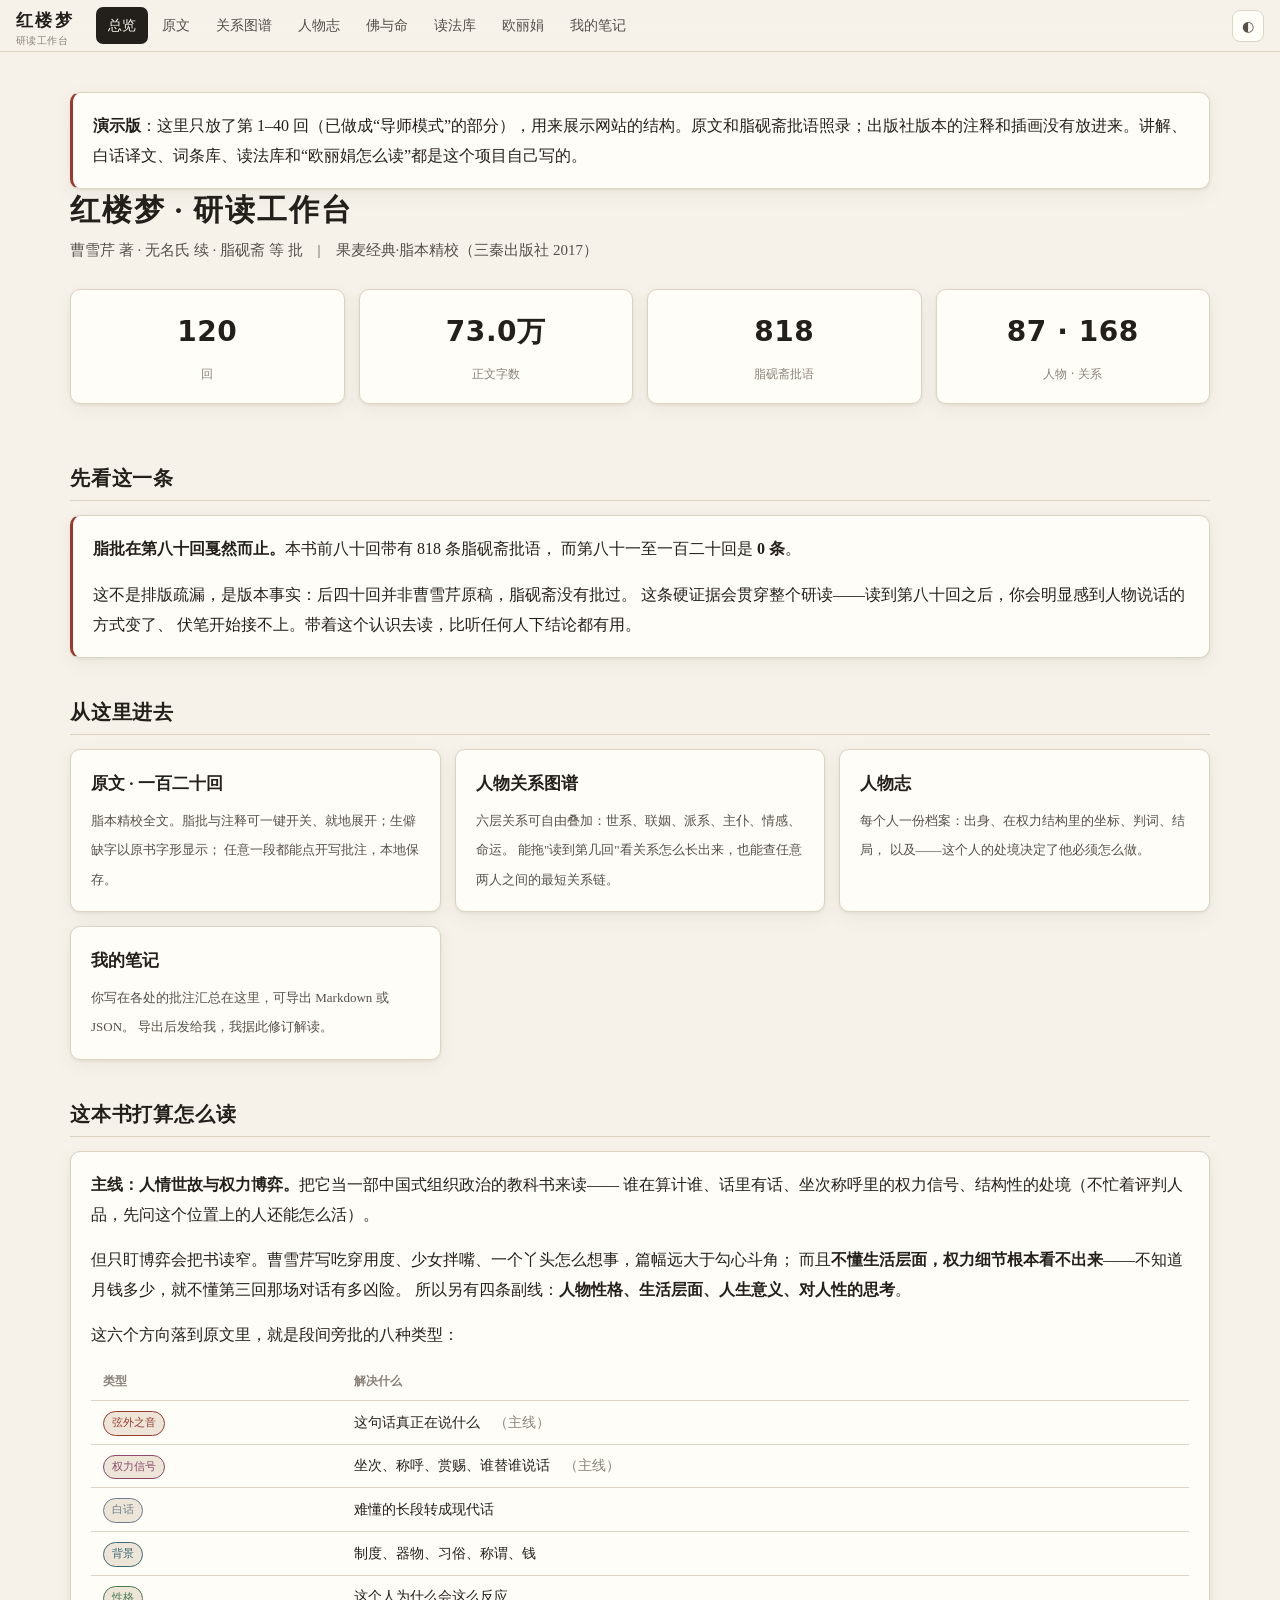
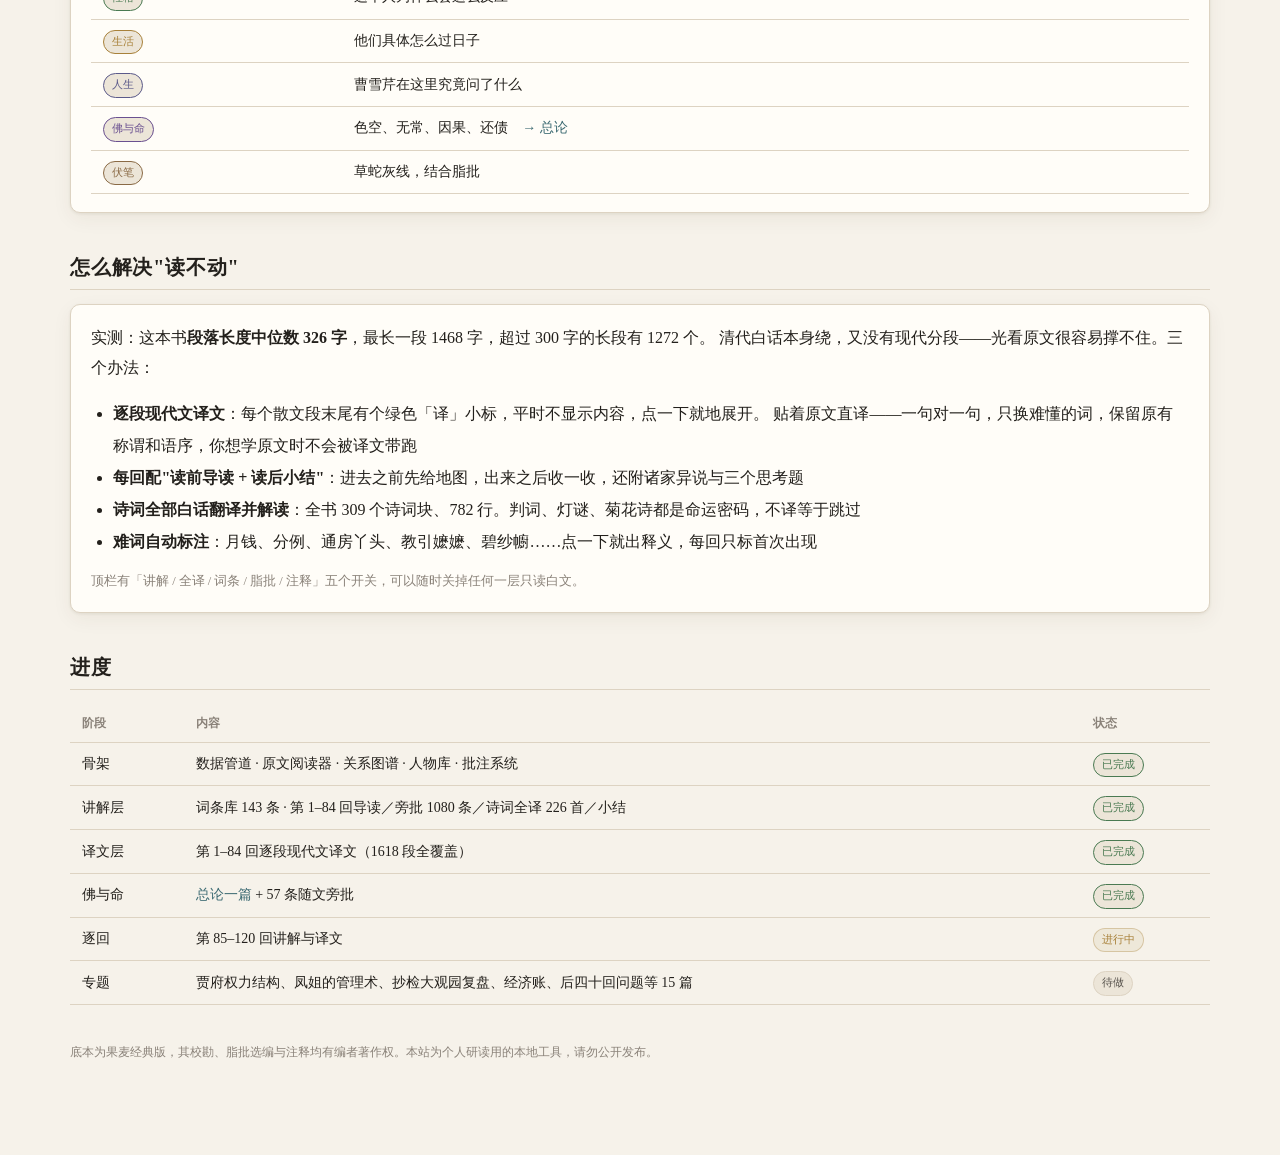
<file: index.html>
<!doctype html>
<html lang="zh-CN">
<head>
<meta charset="utf-8"/>
<meta name="viewport" content="width=device-width,initial-scale=1"/>
<title>红楼梦研读</title>
<link rel="stylesheet" href="assets/css/site.css"/>
<style>
  .hero { display: grid; grid-template-columns: 1fr; gap: 32px; align-items: start; margin-bottom: 8px; }
  .hero img { width: 100%; border-radius: 8px; box-shadow: var(--shadow); }
  .entry { display: block; padding: 18px 20px; height: 100%; }
  .entry:hover { text-decoration: none; border-color: var(--line-2); transform: translateY(-2px); }
  .entry { transition: .18s; }
  .entry b { display: block; font-size: 17px; color: var(--ink); margin-bottom: 5px; }
  .entry span { font-size: 13px; color: var(--ink-2); line-height: 1.75; }
  @media (max-width: 700px) { .hero { grid-template-columns: 1fr; } .hero img { max-width: 160px; } }
</style>
</head>
<body>
<div class="wrap">
  <div class="card" style="margin:12px 0 0;border-left:3px solid var(--zhu)"><b>演示版</b>：这里只放了第 1–40 回（已做成“导师模式”的部分），用来展示网站的结构。原文和脂砚斋批语照录；出版社版本的注释和插画没有放进来。讲解、白话译文、词条库、读法库和“欧丽娟怎么读”都是这个项目自己写的。</div>

  <div class="hero">
    <div>
      <h1 style="margin-top:0">红楼梦 · 研读工作台</h1>
      <p class="lede" id="ed"></p>
      <div class="grid c4" style="margin:20px 0">
        <div class="card stat"><b id="s1">—</b><span>回</span></div>
        <div class="card stat"><b id="s2">—</b><span>正文字数</span></div>
        <div class="card stat"><b id="s3">—</b><span>脂砚斋批语</span></div>
        <div class="card stat"><b id="s4">—</b><span>人物 · 关系</span></div>
      </div>
    </div>
  </div>

  <h2>先看这一条</h2>
  <div class="card" style="border-left:3px solid var(--zhu)">
    <p style="margin-top:0"><b>脂批在第八十回戛然而止。</b>本书前八十回带有 <span id="z80">—</span> 条脂砚斋批语，
    而第八十一至一百二十回是 <b>0 条</b>。</p>
    <p style="margin-bottom:0">这不是排版疏漏，是版本事实：后四十回并非曹雪芹原稿，脂砚斋没有批过。
    这条硬证据会贯穿整个研读——读到第八十回之后，你会明显感到人物说话的方式变了、
    伏笔开始接不上。带着这个认识去读，比听任何人下结论都有用。</p>
  </div>

  <h2>从这里进去</h2>
  <div class="grid c2">
    <a class="card entry" href="reader.html">
      <b>原文 · 一百二十回</b>
      <span>脂本精校全文。脂批与注释可一键开关、就地展开；生僻缺字以原书字形显示；
      任意一段都能点开写批注，本地保存。</span>
    </a>
    <a class="card entry" href="graph.html">
      <b>人物关系图谱</b>
      <span>六层关系可自由叠加：世系、联姻、派系、主仆、情感、命运。
      能拖"读到第几回"看关系怎么长出来，也能查任意两人之间的最短关系链。</span>
    </a>
    <a class="card entry" href="people.html">
      <b>人物志</b>
      <span>每个人一份档案：出身、在权力结构里的坐标、判词、结局，
      以及——这个人的处境决定了他必须怎么做。</span>
    </a>
    <a class="card entry" href="notes.html">
      <b>我的笔记</b>
      <span>你写在各处的批注汇总在这里，可导出 Markdown 或 JSON。
      导出后发给我，我据此修订解读。</span>
    </a>
  </div>

  <h2>这本书打算怎么读</h2>
  <div class="card">
    <p style="margin-top:0"><b>主线：人情世故与权力博弈。</b>把它当一部中国式组织政治的教科书来读——
    谁在算计谁、话里有话、坐次称呼里的权力信号、结构性的处境（不忙着评判人品，先问这个位置上的人还能怎么活）。</p>
    <p>但只盯博弈会把书读窄。曹雪芹写吃穿用度、少女拌嘴、一个丫头怎么想事，篇幅远大于勾心斗角；
    而且<b>不懂生活层面，权力细节根本看不出来</b>——不知道月钱多少，就不懂第三回那场对话有多凶险。
    所以另有四条副线：<b>人物性格、生活层面、人生意义、对人性的思考</b>。</p>
    <p style="margin-bottom:0">这六个方向落到原文里，就是段间旁批的八种类型：</p>
    <div class="scrollx" style="margin-top:12px">
    <table>
      <tr><th>类型</th><th>解决什么</th></tr>
      <tr><td><span class="tag" style="color:var(--k-yin);border-color:var(--k-yin)">弦外之音</span></td><td>这句话真正在说什么　<span class="muted">（主线）</span></td></tr>
      <tr><td><span class="tag" style="color:var(--k-quan);border-color:var(--k-quan)">权力信号</span></td><td>坐次、称呼、赏赐、谁替谁说话　<span class="muted">（主线）</span></td></tr>
      <tr><td><span class="tag" style="color:var(--k-bai);border-color:var(--k-bai)">白话</span></td><td>难懂的长段转成现代话</td></tr>
      <tr><td><span class="tag" style="color:var(--k-bg);border-color:var(--k-bg)">背景</span></td><td>制度、器物、习俗、称谓、钱</td></tr>
      <tr><td><span class="tag" style="color:var(--k-xing);border-color:var(--k-xing)">性格</span></td><td>这个人为什么会这么反应</td></tr>
      <tr><td><span class="tag" style="color:var(--k-huo);border-color:var(--k-huo)">生活</span></td><td>他们具体怎么过日子</td></tr>
      <tr><td><span class="tag" style="color:var(--k-si);border-color:var(--k-si)">人生</span></td><td>曹雪芹在这里究竟问了什么</td></tr>
      <tr><td><span class="tag" style="color:var(--k-fo);border-color:var(--k-fo)">佛与命</span></td><td>色空、无常、因果、还债　<a href="fo.html">→ 总论</a></td></tr>
      <tr><td><span class="tag" style="color:var(--k-fu);border-color:var(--k-fu)">伏笔</span></td><td>草蛇灰线，结合脂批</td></tr>
    </table>
    </div>
  </div>

  <h2>怎么解决"读不动"</h2>
  <div class="card">
    <p style="margin-top:0">实测：这本书<b>段落长度中位数 326 字</b>，最长一段 1468 字，超过 300 字的长段有 1272 个。
    清代白话本身绕，又没有现代分段——光看原文很容易撑不住。三个办法：</p>
    <ul style="margin:0;padding-left:1.4em;line-height:2">
      <li><b>逐段现代文译文</b>：每个散文段末尾有个绿色「译」小标，平时不显示内容，点一下就地展开。
      贴着原文直译——一句对一句，只换难懂的词，保留原有称谓和语序，你想学原文时不会被译文带跑</li>
      <li><b>每回配"读前导读 + 读后小结"</b>：进去之前先给地图，出来之后收一收，还附诸家异说与三个思考题</li>
      <li><b>诗词全部白话翻译并解读</b>：全书 309 个诗词块、782 行。判词、灯谜、菊花诗都是命运密码，不译等于跳过</li>
      <li><b>难词自动标注</b>：月钱、分例、通房丫头、教引嬷嬷、碧纱幮……点一下就出释义，每回只标首次出现</li>
    </ul>
    <p class="muted" style="font-size:12.5px;margin:12px 0 0">
      顶栏有「讲解 / 全译 / 词条 / 脂批 / 注释」五个开关，可以随时关掉任何一层只读白文。
    </p>
  </div>

  <h2>进度</h2>
  <div class="scrollx">
  <table>
    <tr><th>阶段</th><th>内容</th><th>状态</th></tr>
    <tr><td>骨架</td><td>数据管道 · 原文阅读器 · 关系图谱 · 人物库 · 批注系统</td><td><span class="tag" style="color:var(--lv);border-color:var(--lv)">已完成</span></td></tr>
    <tr><td>讲解层</td><td>词条库 143 条 · 第 1–84 回导读／旁批 1080 条／诗词全译 226 首／小结</td><td><span class="tag" style="color:var(--lv);border-color:var(--lv)">已完成</span></td></tr>
    <tr><td>译文层</td><td>第 1–84 回逐段现代文译文（1618 段全覆盖）</td><td><span class="tag" style="color:var(--lv);border-color:var(--lv)">已完成</span></td></tr>
    <tr><td>佛与命</td><td><a href="fo.html">总论一篇</a> + 57 条随文旁批</td><td><span class="tag" style="color:var(--lv);border-color:var(--lv)">已完成</span></td></tr>
    <tr><td>逐回</td><td>第 85–120 回讲解与译文</td><td><span class="tag jin">进行中</span></td></tr>
    <tr><td>专题</td><td>贾府权力结构、凤姐的管理术、抄检大观园复盘、经济账、后四十回问题等 15 篇</td><td><span class="tag">待做</span></td></tr>
  </table>
  </div>

  <p class="muted" style="font-size:12px;margin-top:36px">
    底本为果麦经典版，其校勘、脂批选编与注释均有编者著作权。本站为个人研读用的本地工具，请勿公开发布。
  </p>
</div>

<script src="assets/js/app.js"></script>
<script src="data/manifest.js"></script>
<script src="data/people.js"></script>
<script src="data/relations.js"></script>
<script>
  HLM.mountNav('index.html');
  var M = HLM.manifest;
  var chars = M.reduce(function(s,m){return s+m.chars;},0);
  var zhi   = M.reduce(function(s,m){return s+m.zhi;},0);
  var z80   = M.filter(function(m){return m.n<=80;}).reduce(function(s,m){return s+m.zhi;},0);
  var np    = HLM.people.length + (HLM.extraPeople||[]).length;
  document.getElementById('ed').textContent =
    HLM.meta.author + ' 著 · ' + HLM.meta.cont + ' · ' + HLM.meta.commentator + '　|　' + HLM.meta.edition;
  document.getElementById('s1').textContent = M.length;
  document.getElementById('s2').textContent = (chars/10000).toFixed(1) + '万';
  document.getElementById('s3').textContent = zhi;
  document.getElementById('s4').textContent = np + ' · ' + HLM.relations.length;
  document.getElementById('z80').textContent = z80;
</script>
</body>
</html>
</file>
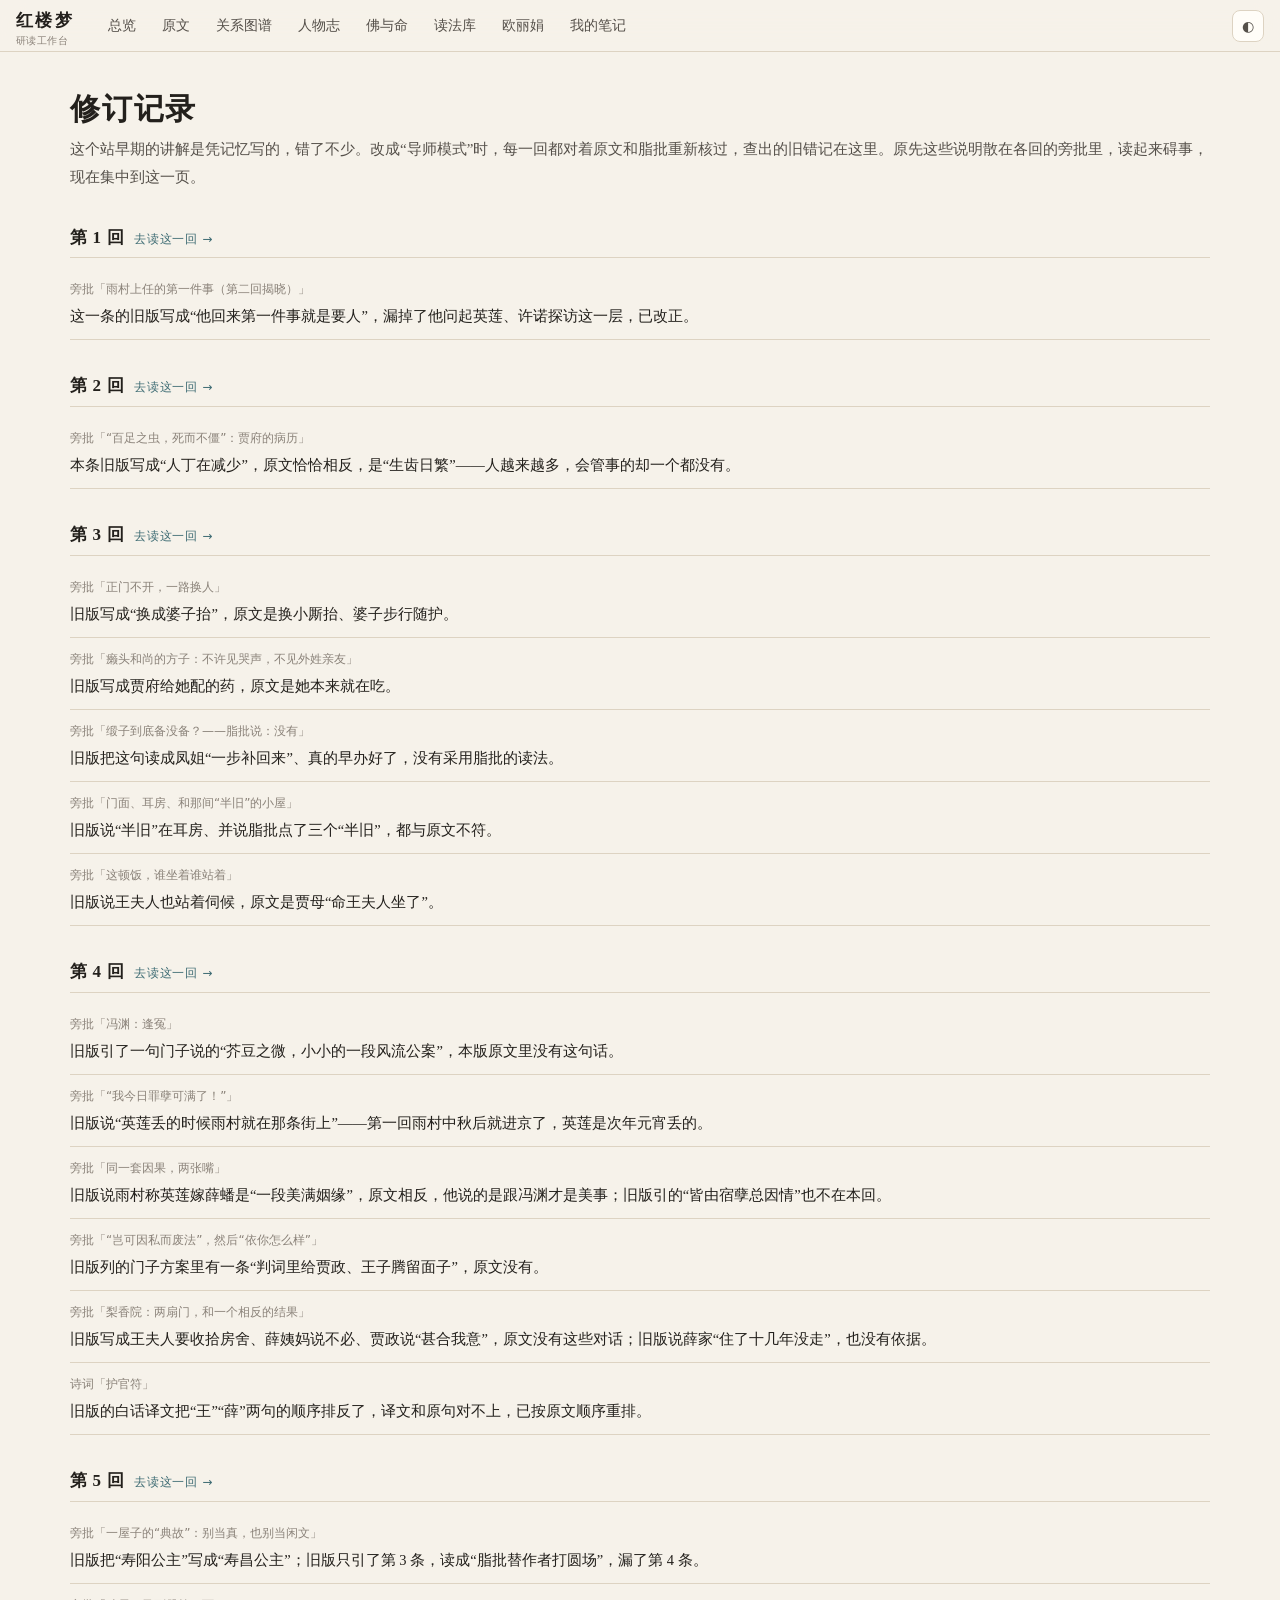
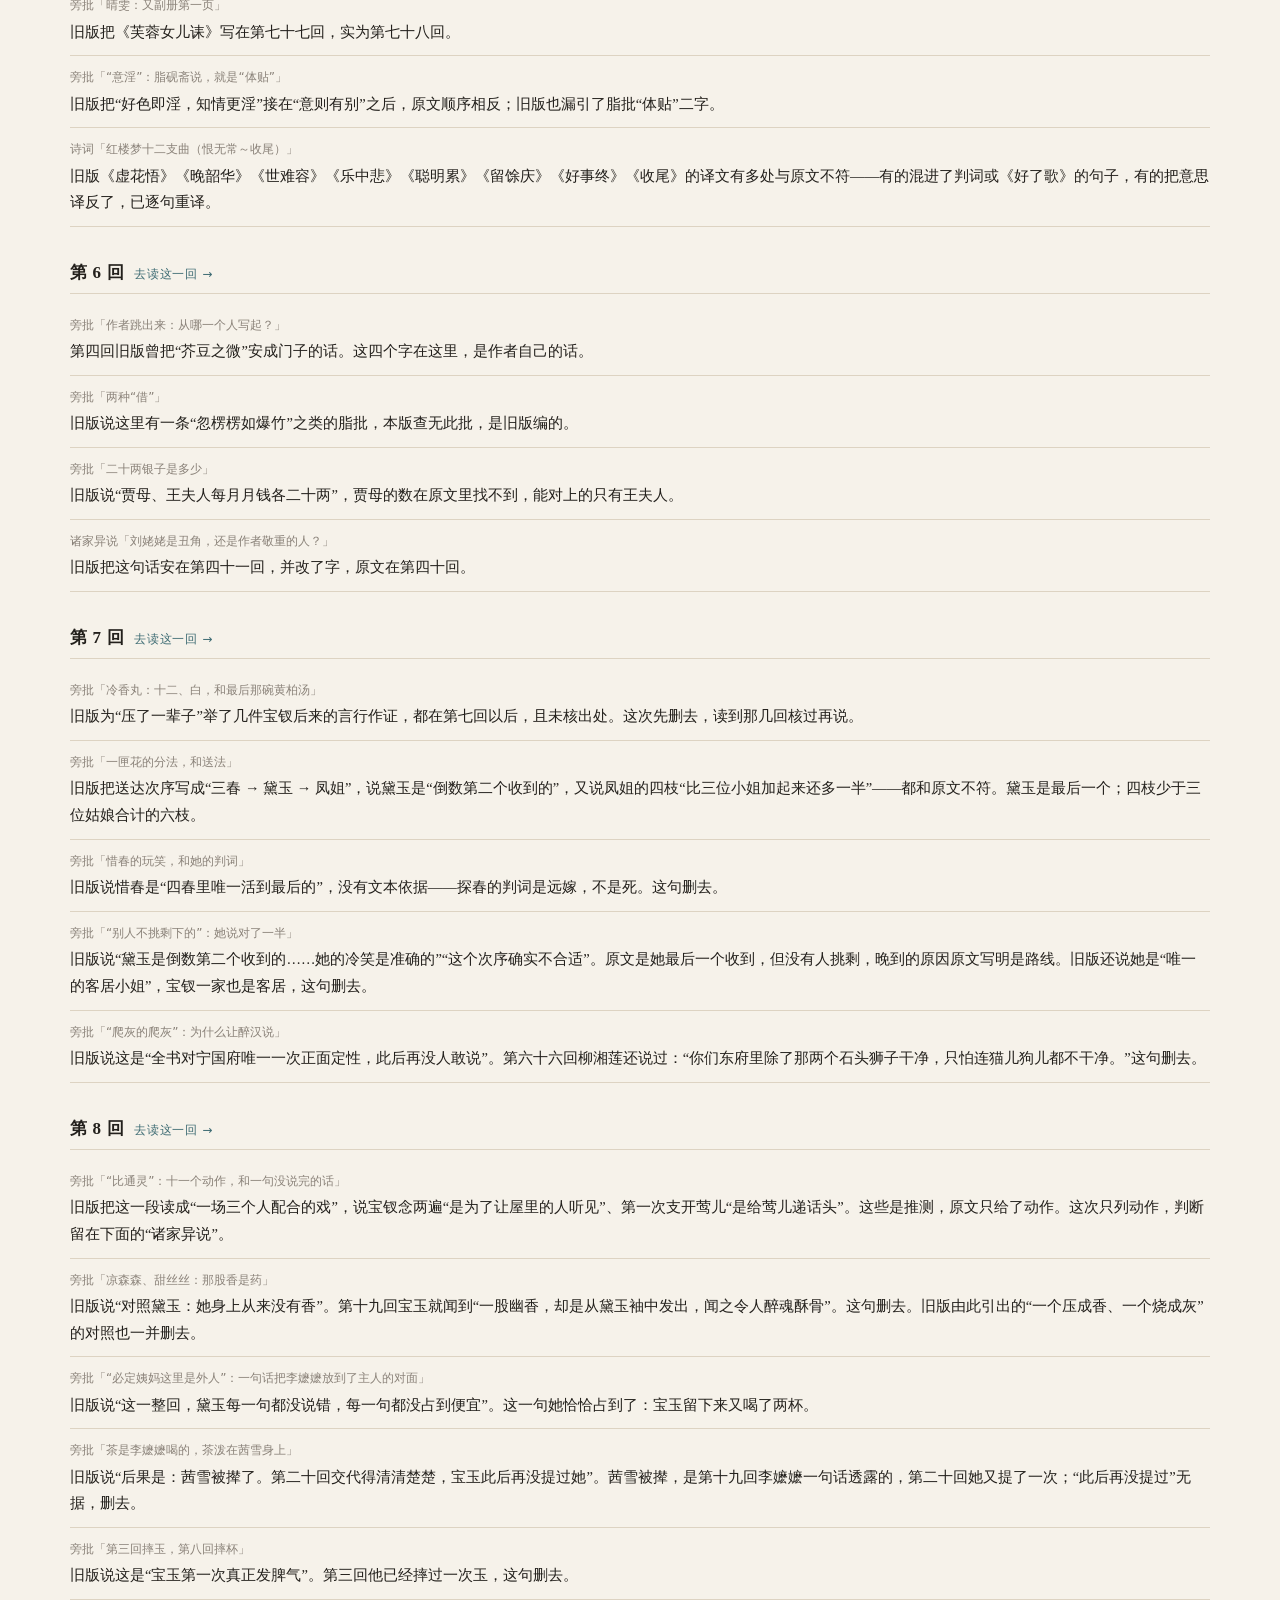
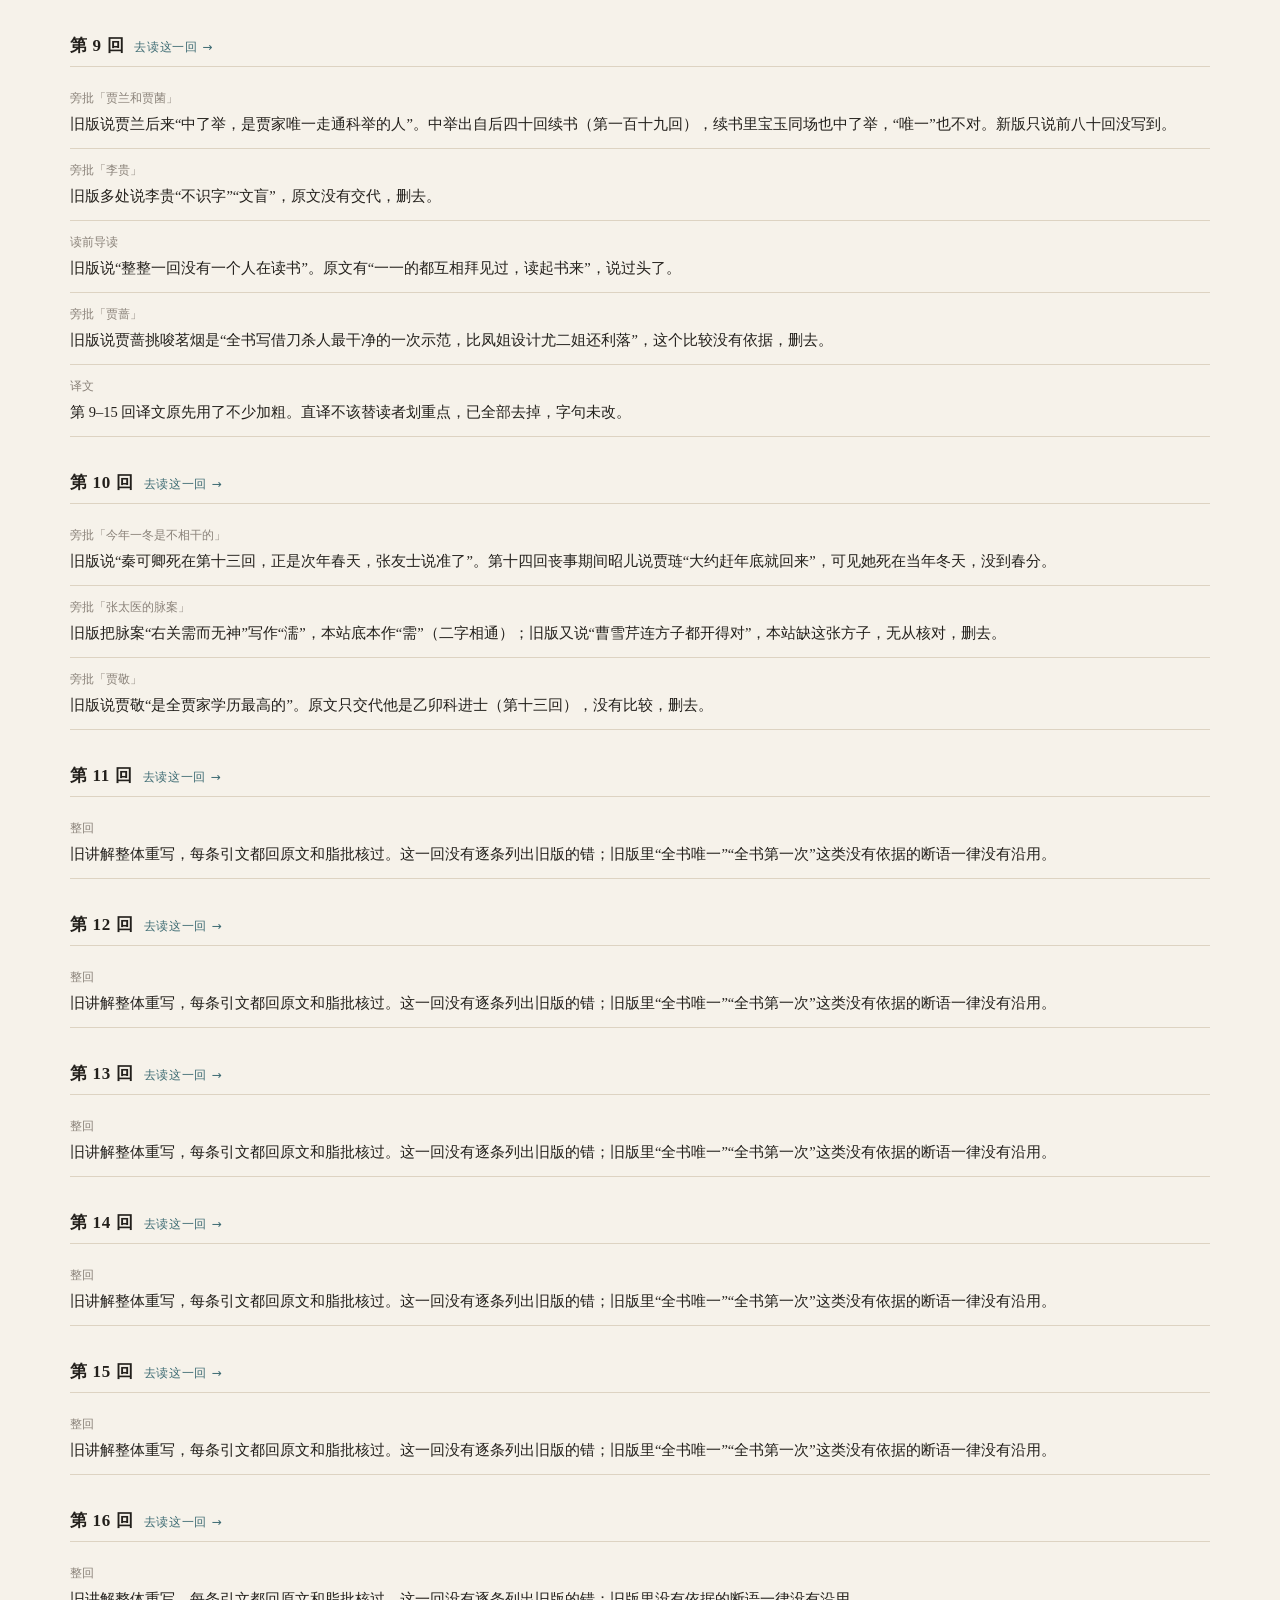
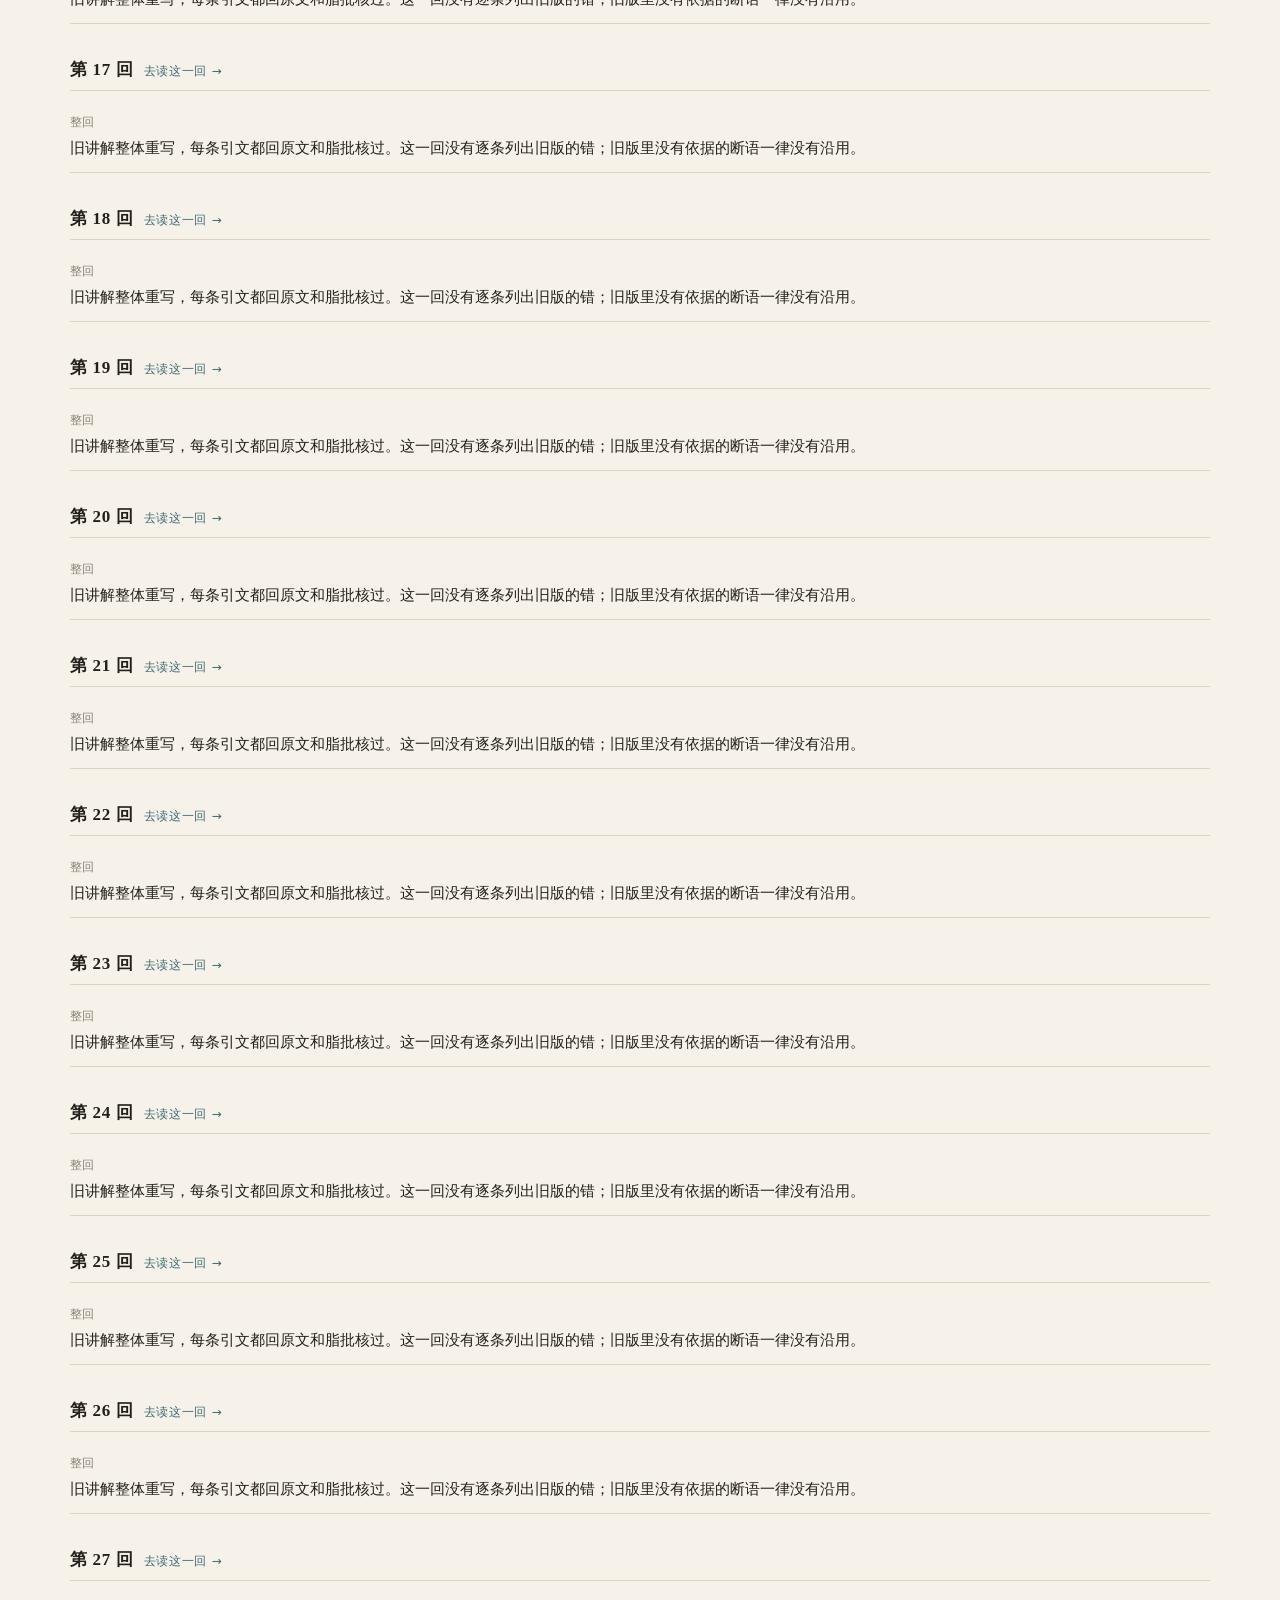
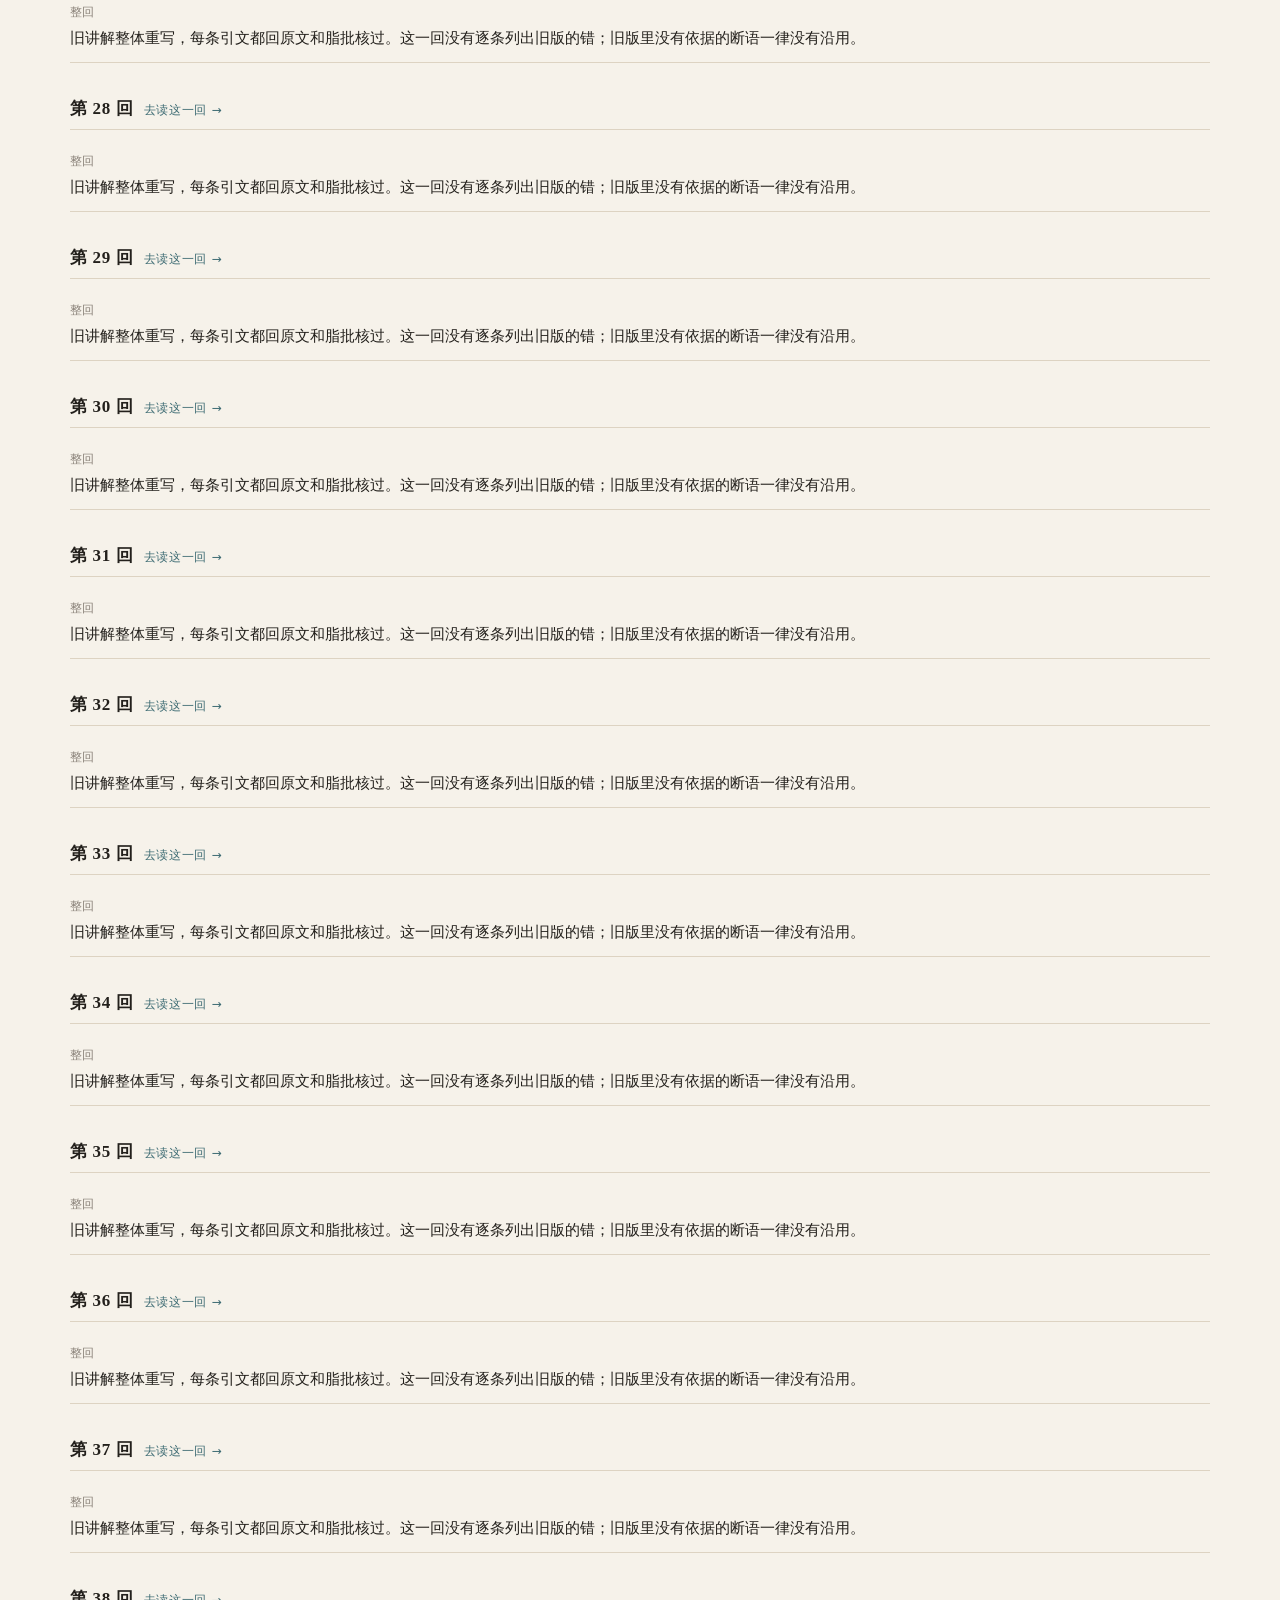
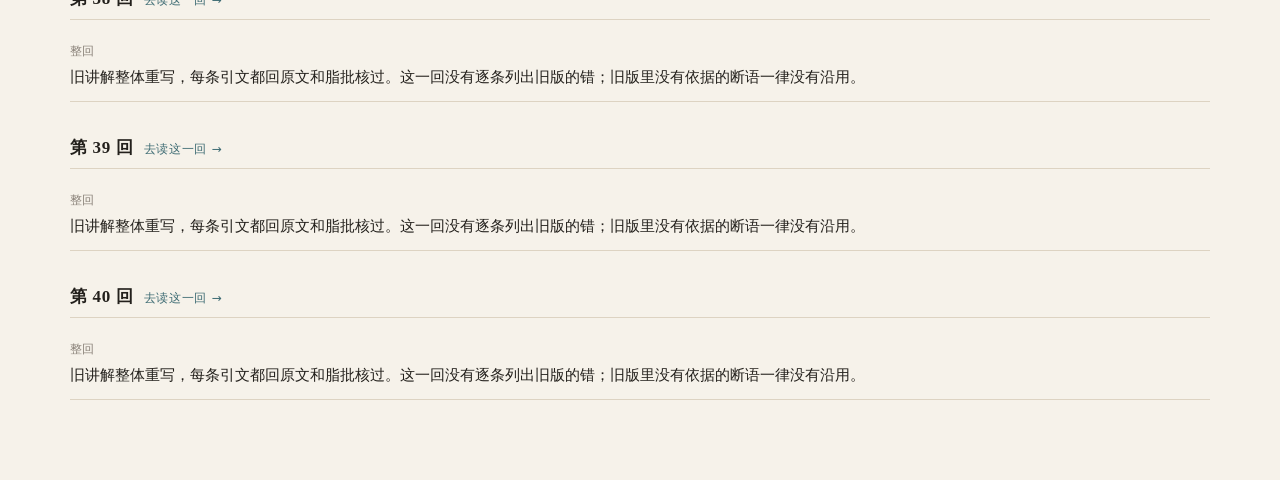
<file: changes.html>
<!doctype html>
<html lang="zh-CN">
<head>
<meta charset="utf-8"/>
<meta name="viewport" content="width=device-width,initial-scale=1"/>
<title>修订记录 · 红楼梦研读</title>
<link rel="stylesheet" href="assets/css/site.css"/>
<style>
  .chg h2 { font-size: 17px; margin: 2em 0 .6em; scroll-margin-top: 70px; }
  .chg h2 a { font-family: var(--sans); font-size: 12px; font-weight: 400; margin-left: 10px; }
  .chg .ci { padding: 10px 0; border-bottom: 1px solid var(--line); font-size: 14.5px; line-height: 1.85; }
  .chg .ci .cw { display: block; font-family: var(--sans); font-size: 12px; color: var(--ink-3); margin-bottom: 2px; }
</style>
</head>
<body>
<div class="wrap chg">

<h1>修订记录</h1>
<p class="lede">这个站早期的讲解是凭记忆写的，错了不少。改成“导师模式”时，每一回都对着原文和脂批重新核过，查出的旧错记在这里。原先这些说明散在各回的旁批里，读起来碍事，现在集中到这一页。</p>

<div id="list"></div>

</div>
<script src="assets/js/app.js"></script>
<script src="data/changelog.js"></script>
<script>
  HLM.mountNav('');
  (function () {
    var by = {}, order = [];
    (HLM.changelog || []).forEach(function (c) { if (!by[c.ch]) { by[c.ch] = []; order.push(c.ch); } by[c.ch].push(c); });
    order.sort(function (a, b) { return a - b; });
    document.getElementById('list').innerHTML = order.map(function (n) {
      return '<h2 id="ch' + n + '">第 ' + n + ' 回<a href="reader.html#ch' + n + '">去读这一回 →</a></h2>' +
        by[n].map(function (c) {
          return '<div class="ci"><span class="cw">' + HLM.esc(c.where) + '</span>' + HLM.esc(c.text) + '</div>';
        }).join('');
    }).join('') || '<p class="muted">还没有记录。</p>';
    if (location.hash) { var el = document.getElementById(location.hash.slice(1)); if (el) el.scrollIntoView(); }
  })();
</script>
</body>
</html>
</file>
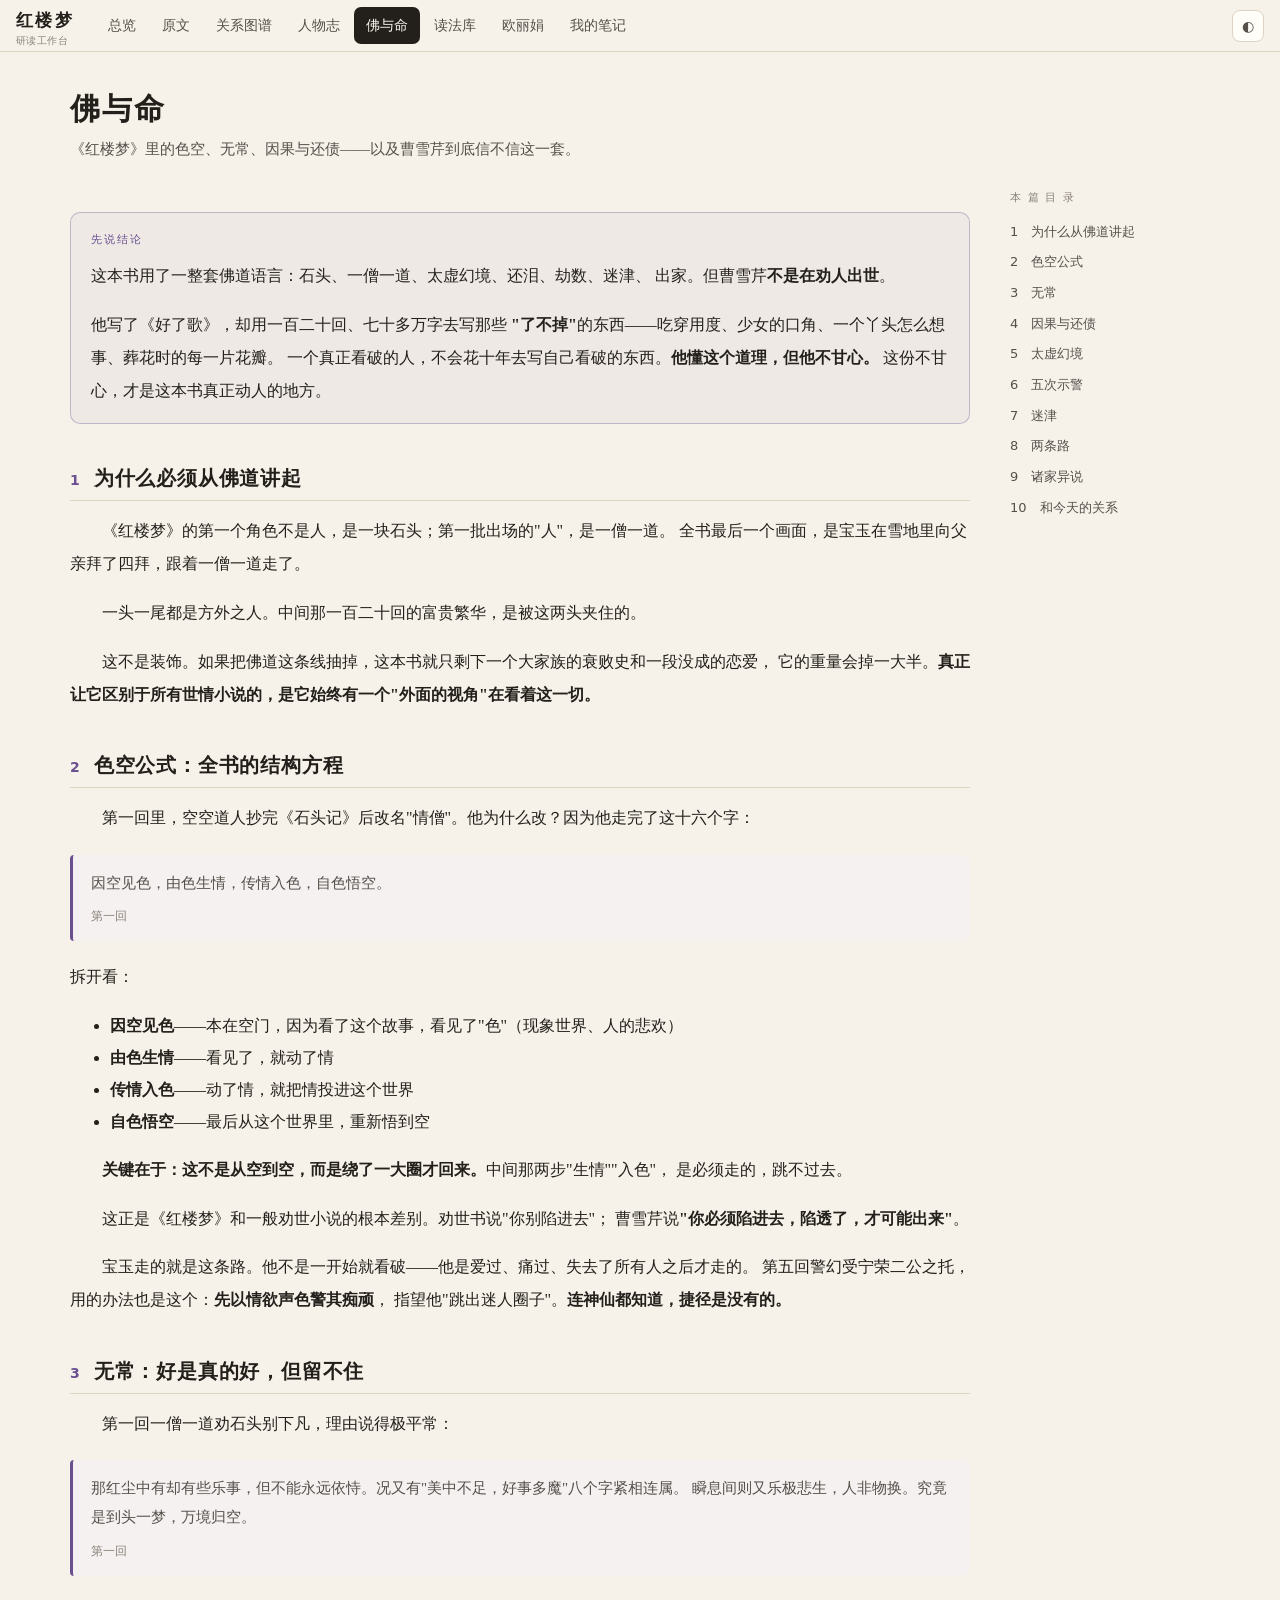
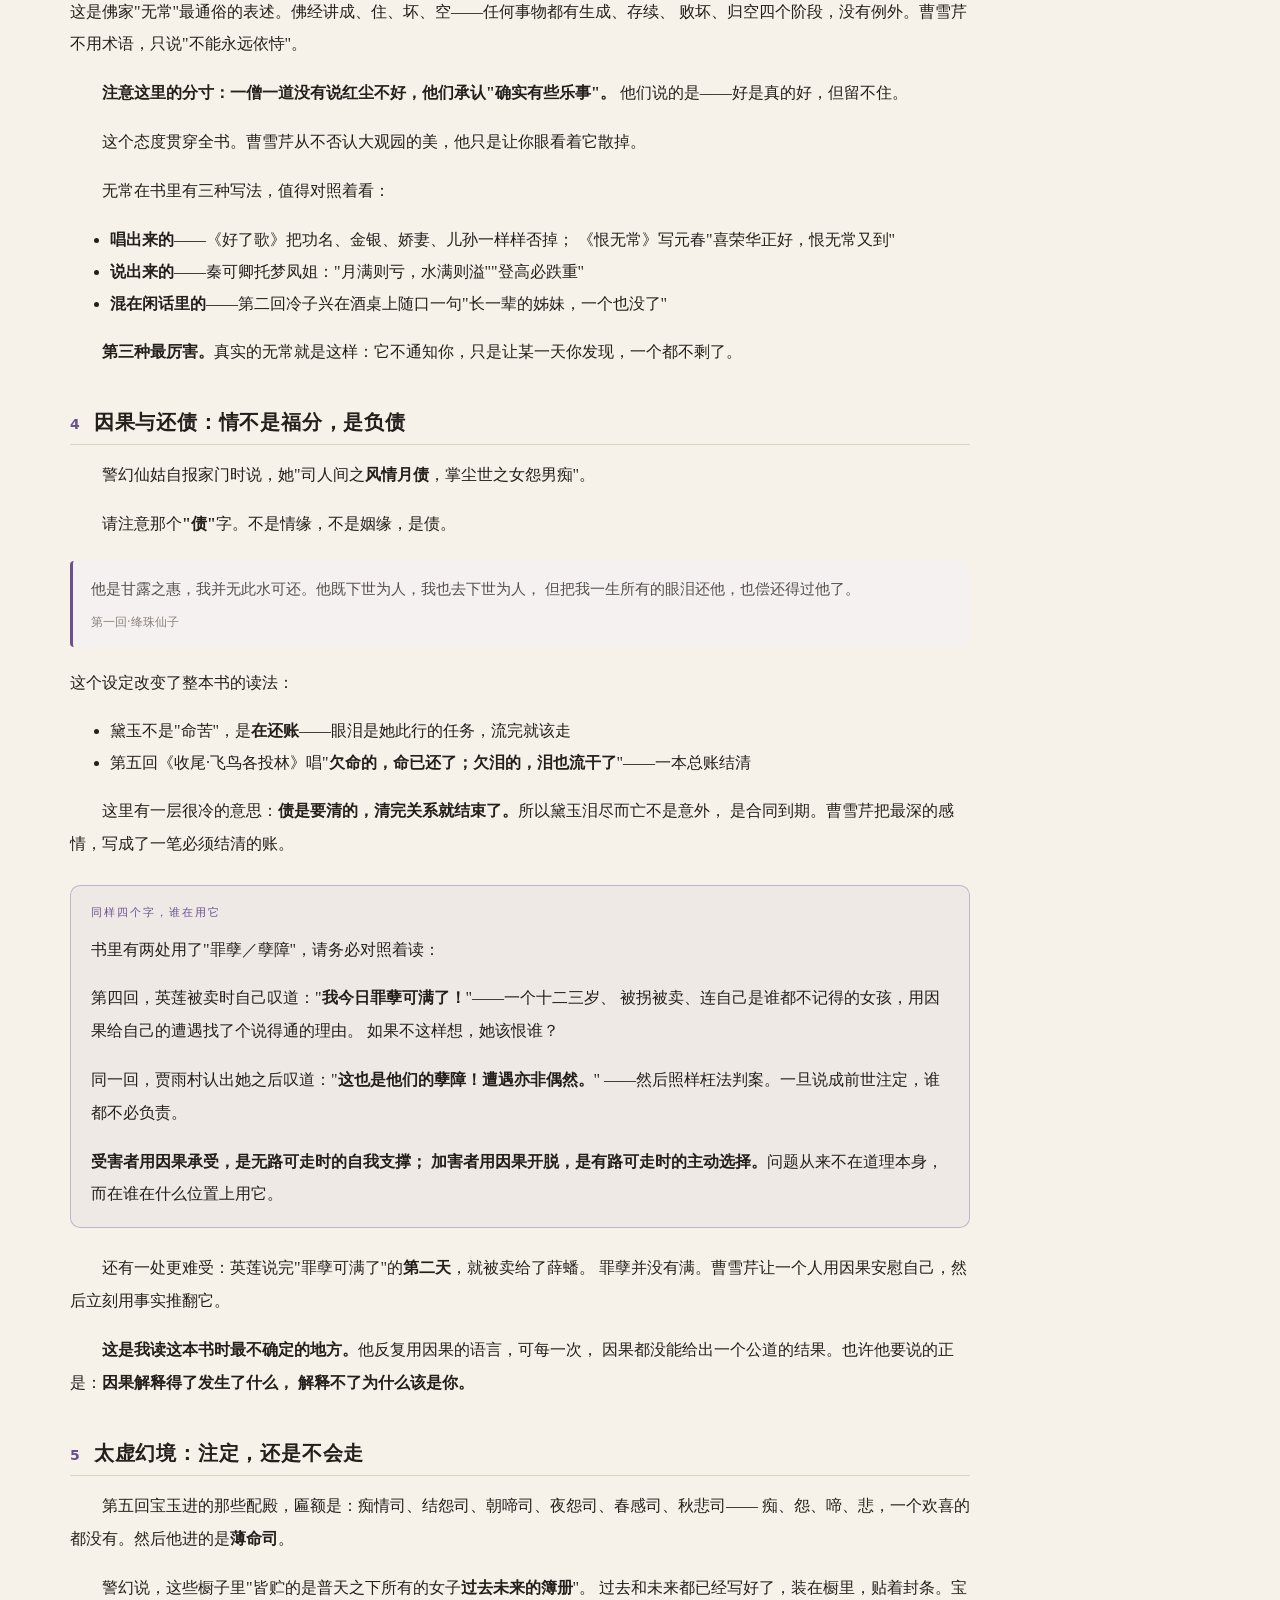
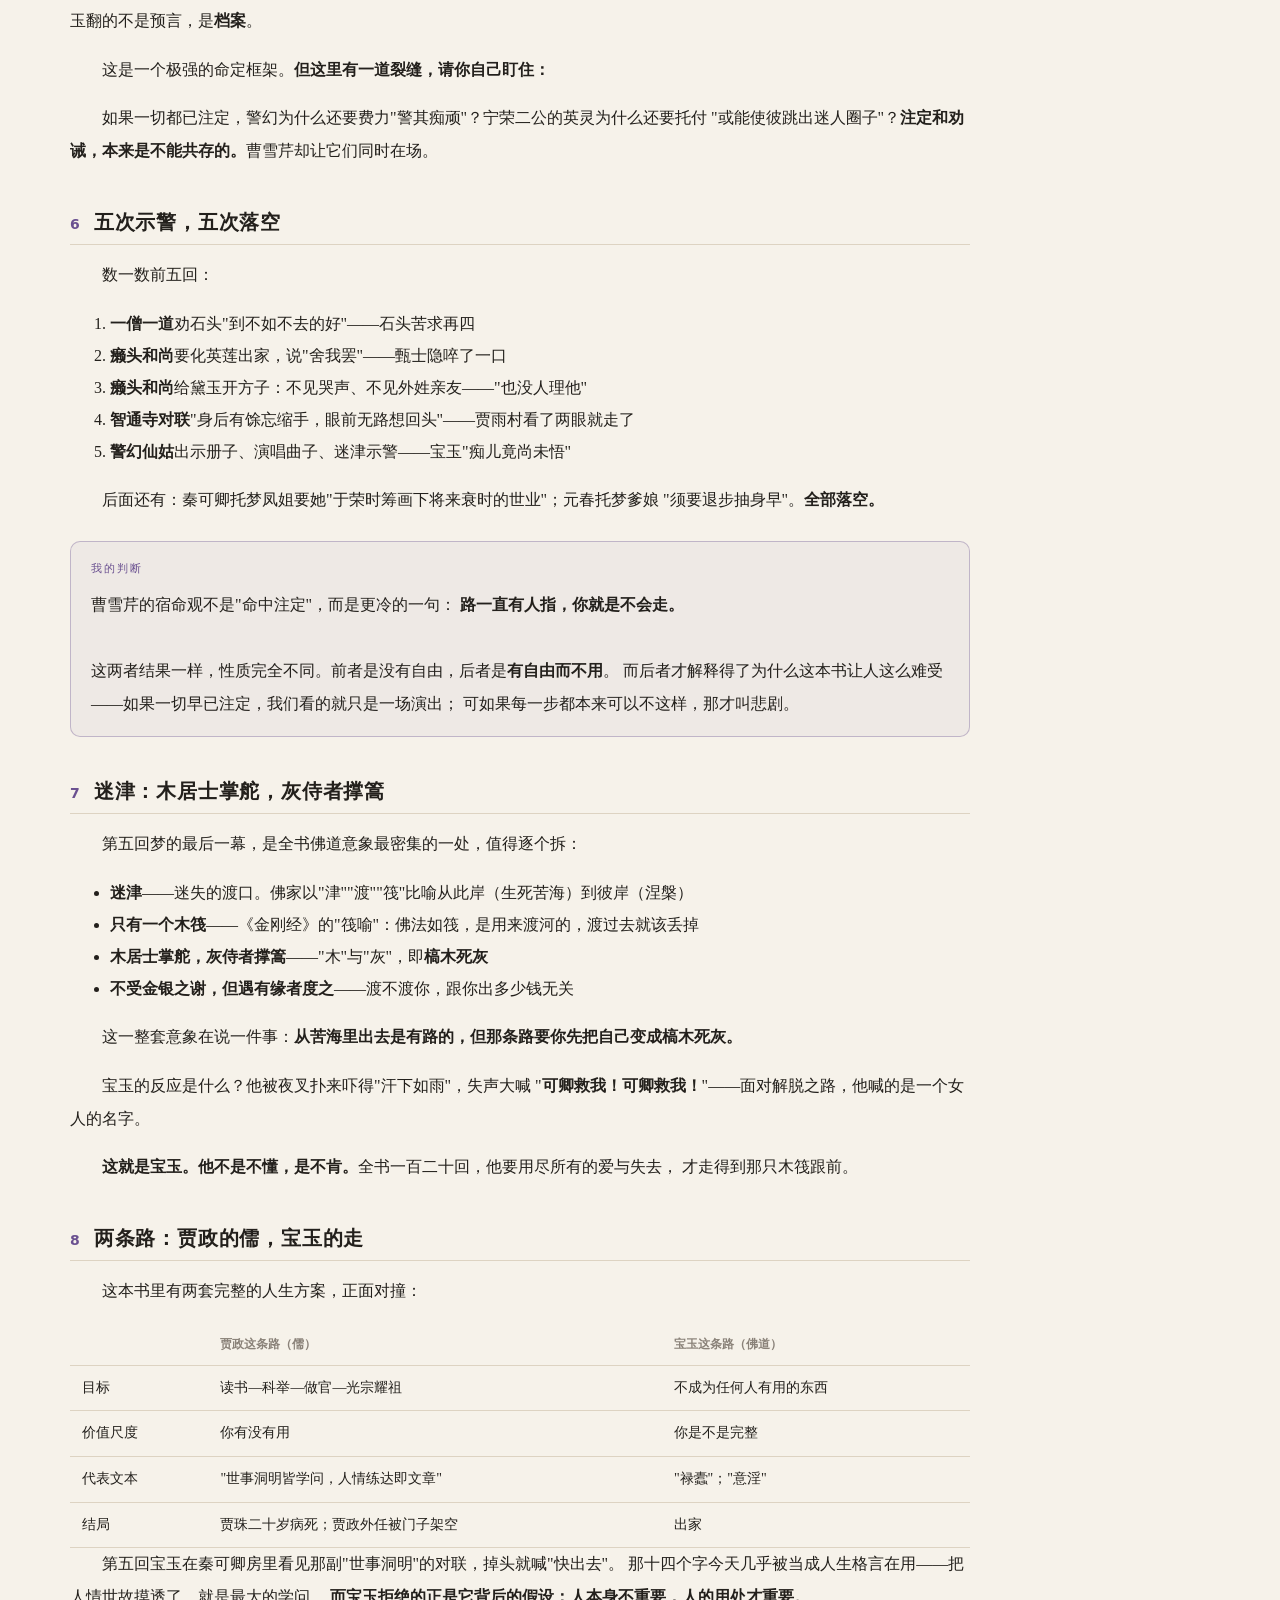
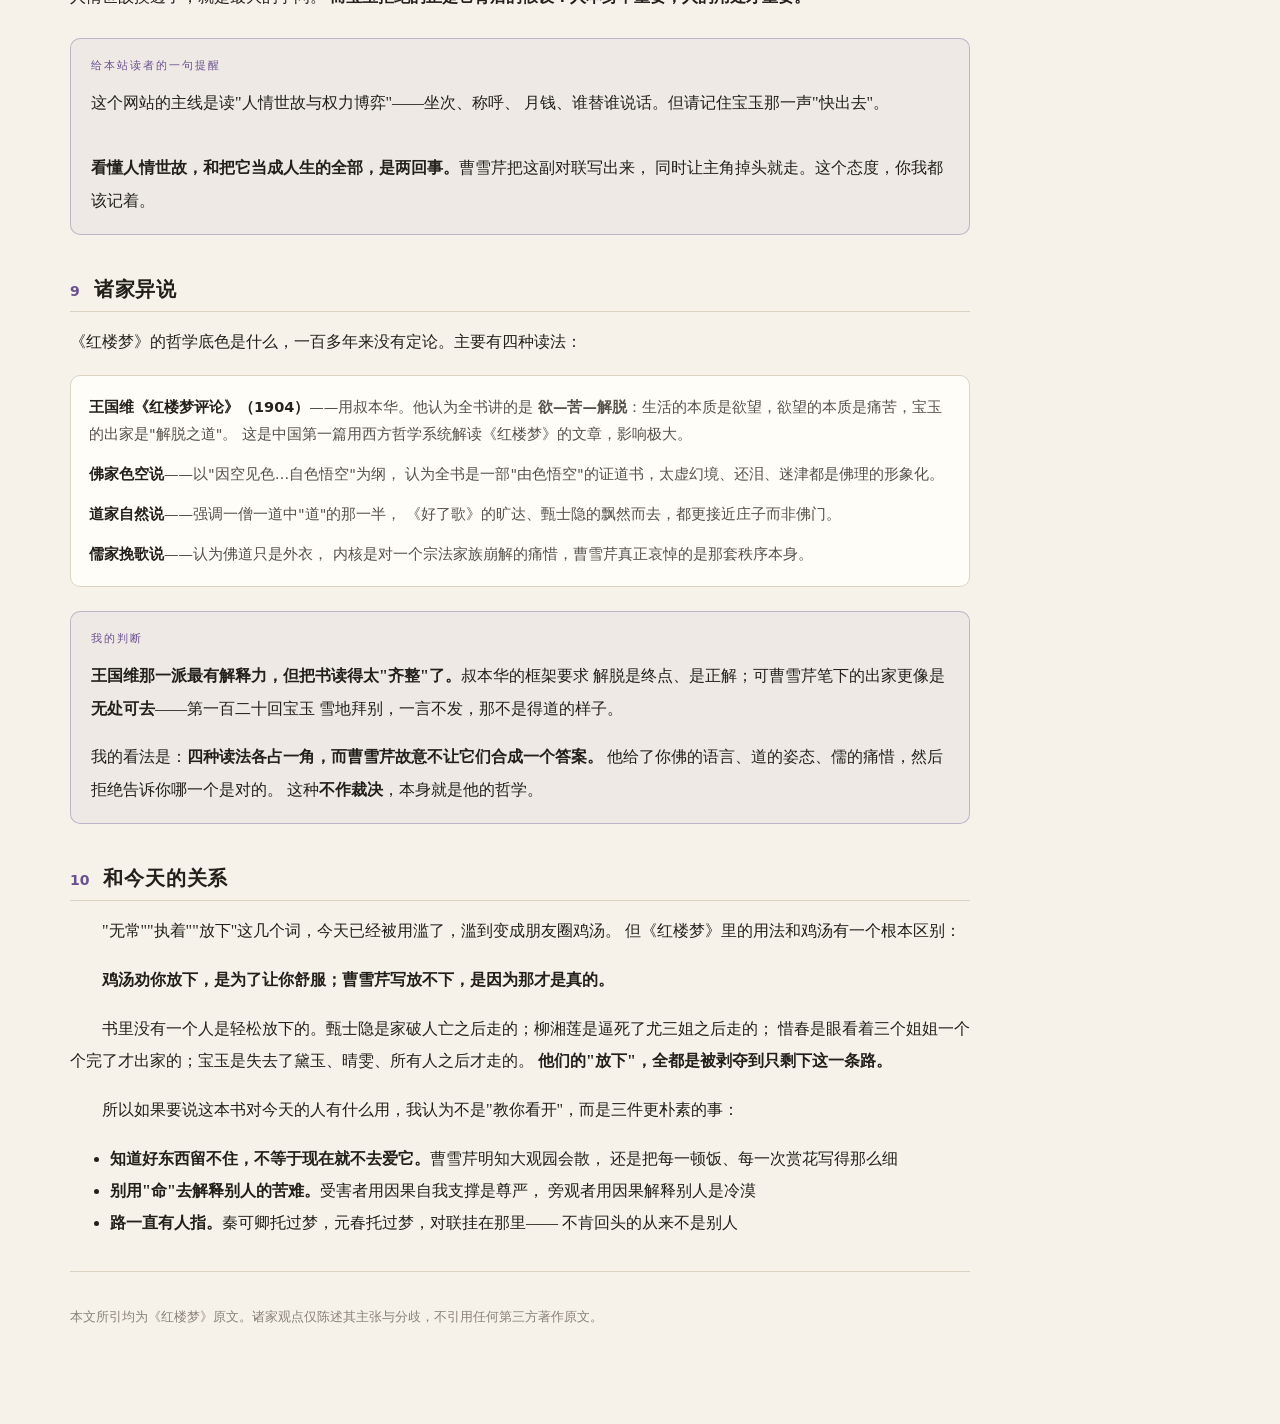
<file: fo.html>
<!doctype html>
<html lang="zh-CN">
<head>
<meta charset="utf-8"/>
<meta name="viewport" content="width=device-width,initial-scale=1"/>
<title>佛与命 · 红楼梦研读</title>
<link rel="stylesheet" href="assets/css/site.css"/>
<style>
  .fo article { font-size: 16px; line-height: 2.05; }
  .fo article p { text-indent: 2em; margin: 0 0 1em; }
  .fo article p.ni { text-indent: 0; }
  .fo h2 { counter-increment: sec; }
  .fo h2::before {
    content: counter(sec) "　"; color: var(--k-fo); font-family: var(--sans);
    font-size: 14px; letter-spacing: 0;
  }
  .fo { counter-reset: sec; }
  .quote {
    margin: 1.3em 0; padding: 14px 18px; text-indent: 0;
    border-left: 3px solid var(--k-fo); border-radius: 4px 9px 9px 4px;
    background: color-mix(in srgb, var(--k-fo) 7%, var(--paper-2));
    font-size: 15px; line-height: 1.95; color: var(--ink-2);
  }
  .quote .src { display: block; margin-top: 7px; font-family: var(--sans); font-size: 11.5px; color: var(--ink-3); }
  .keybox {
    border: 1px solid color-mix(in srgb, var(--k-fo) 35%, transparent);
    border-radius: var(--radius); padding: 16px 20px; margin: 1.5em 0;
    background: color-mix(in srgb, var(--k-fo) 5%, transparent); text-indent: 0;
  }
  .keybox .kh {
    font-family: var(--sans); font-size: 11px; letter-spacing: .18em;
    color: var(--k-fo); margin-bottom: 9px;
  }
  .toc-fo {
    position: sticky; top: 64px; align-self: start;
    font-family: var(--sans); font-size: 13px; line-height: 1.9;
  }
  .toc-fo a { display: block; color: var(--ink-2); padding: 3px 0; }
  .toc-fo a:hover { color: var(--ink); text-decoration: none; }
  .fowrap { display: grid; grid-template-columns: 1fr 200px; gap: 40px; align-items: start; }
  @media (max-width: 900px) { .fowrap { grid-template-columns: 1fr; } .toc-fo { position: static; display: none; } }
</style>
</head>
<body>
<div class="wrap fo">

<h1>佛与命</h1>
<p class="lede">《红楼梦》里的色空、无常、因果与还债——以及曹雪芹到底信不信这一套。</p>

<div class="fowrap">
<article>

<div class="keybox">
  <div class="kh">先说结论</div>
  <p class="ni">这本书用了一整套佛道语言：石头、一僧一道、太虚幻境、还泪、劫数、迷津、
  出家。但曹雪芹<b>不是在劝人出世</b>。</p>
  <p class="ni" style="margin-bottom:0">他写了《好了歌》，却用一百二十回、七十多万字去写那些
  <b>"了不掉"</b>的东西——吃穿用度、少女的口角、一个丫头怎么想事、葬花时的每一片花瓣。
  一个真正看破的人，不会花十年去写自己看破的东西。<b>他懂这个道理，但他不甘心。</b>
  这份不甘心，才是这本书真正动人的地方。</p>
</div>

<h2 id="s1">为什么必须从佛道讲起</h2>
<p>《红楼梦》的第一个角色不是人，是一块石头；第一批出场的"人"，是一僧一道。
全书最后一个画面，是宝玉在雪地里向父亲拜了四拜，跟着一僧一道走了。</p>
<p>一头一尾都是方外之人。中间那一百二十回的富贵繁华，是被这两头夹住的。</p>
<p>这不是装饰。如果把佛道这条线抽掉，这本书就只剩下一个大家族的衰败史和一段没成的恋爱，
它的重量会掉一大半。<b>真正让它区别于所有世情小说的，是它始终有一个"外面的视角"在看着这一切。</b></p>

<h2 id="s2">色空公式：全书的结构方程</h2>
<p>第一回里，空空道人抄完《石头记》后改名"情僧"。他为什么改？因为他走完了这十六个字：</p>
<div class="quote">因空见色，由色生情，传情入色，自色悟空。<span class="src">第一回</span></div>
<p class="ni">拆开看：</p>
<ul style="line-height:2">
  <li><b>因空见色</b>——本在空门，因为看了这个故事，看见了"色"（现象世界、人的悲欢）</li>
  <li><b>由色生情</b>——看见了，就动了情</li>
  <li><b>传情入色</b>——动了情，就把情投进这个世界</li>
  <li><b>自色悟空</b>——最后从这个世界里，重新悟到空</li>
</ul>
<p><b>关键在于：这不是从空到空，而是绕了一大圈才回来。</b>中间那两步"生情""入色"，
是必须走的，跳不过去。</p>
<p>这正是《红楼梦》和一般劝世小说的根本差别。劝世书说"你别陷进去"；
曹雪芹说<b>"你必须陷进去，陷透了，才可能出来"</b>。</p>
<p>宝玉走的就是这条路。他不是一开始就看破——他是爱过、痛过、失去了所有人之后才走的。
第五回警幻受宁荣二公之托，用的办法也是这个：<b>先以情欲声色警其痴顽</b>，
指望他"跳出迷人圈子"。<b>连神仙都知道，捷径是没有的。</b></p>

<h2 id="s3">无常：好是真的好，但留不住</h2>
<p>第一回一僧一道劝石头别下凡，理由说得极平常：</p>
<div class="quote">那红尘中有却有些乐事，但不能永远依恃。况又有"美中不足，好事多魔"八个字紧相连属。
瞬息间则又乐极悲生，人非物换。究竟是到头一梦，万境归空。<span class="src">第一回</span></div>
<p class="ni">这是佛家"无常"最通俗的表述。佛经讲成、住、坏、空——任何事物都有生成、存续、
败坏、归空四个阶段，没有例外。曹雪芹不用术语，只说"不能永远依恃"。</p>
<p><b>注意这里的分寸：一僧一道没有说红尘不好，他们承认"确实有些乐事"。</b>
他们说的是——好是真的好，但留不住。</p>
<p>这个态度贯穿全书。曹雪芹从不否认大观园的美，他只是让你眼看着它散掉。</p>
<p>无常在书里有三种写法，值得对照着看：</p>
<ul style="line-height:2">
  <li><b>唱出来的</b>——《好了歌》把功名、金银、娇妻、儿孙一样样否掉；
      《恨无常》写元春"喜荣华正好，恨无常又到"</li>
  <li><b>说出来的</b>——秦可卿托梦凤姐："月满则亏，水满则溢""登高必跌重"</li>
  <li><b>混在闲话里的</b>——第二回冷子兴在酒桌上随口一句"长一辈的姊妹，一个也没了"</li>
</ul>
<p><b>第三种最厉害。</b>真实的无常就是这样：它不通知你，只是让某一天你发现，一个都不剩了。</p>

<h2 id="s4">因果与还债：情不是福分，是负债</h2>
<p>警幻仙姑自报家门时说，她"司人间之<b>风情月债</b>，掌尘世之女怨男痴"。</p>
<p>请注意那个<b>"债"</b>字。不是情缘，不是姻缘，是债。</p>
<div class="quote">他是甘露之惠，我并无此水可还。他既下世为人，我也去下世为人，
但把我一生所有的眼泪还他，也偿还得过他了。<span class="src">第一回·绛珠仙子</span></div>
<p class="ni">这个设定改变了整本书的读法：</p>
<ul style="line-height:2">
  <li>黛玉不是"命苦"，是<b>在还账</b>——眼泪是她此行的任务，流完就该走</li>
  <li>第五回《收尾·飞鸟各投林》唱"<b>欠命的，命已还了；欠泪的，泪也流干了</b>"——一本总账结清</li>
</ul>
<p>这里有一层很冷的意思：<b>债是要清的，清完关系就结束了。</b>所以黛玉泪尽而亡不是意外，
是合同到期。曹雪芹把最深的感情，写成了一笔必须结清的账。</p>

<div class="keybox">
  <div class="kh">同样四个字，谁在用它</div>
  <p class="ni">书里有两处用了"罪孽／孽障"，请务必对照着读：</p>
  <p class="ni">第四回，英莲被卖时自己叹道："<b>我今日罪孽可满了！</b>"——一个十二三岁、
  被拐被卖、连自己是谁都不记得的女孩，用因果给自己的遭遇找了个说得通的理由。
  如果不这样想，她该恨谁？</p>
  <p class="ni">同一回，贾雨村认出她之后叹道："<b>这也是他们的孽障！遭遇亦非偶然。</b>"
  ——然后照样枉法判案。一旦说成前世注定，谁都不必负责。</p>
  <p class="ni" style="margin-bottom:0"><b>受害者用因果承受，是无路可走时的自我支撑；
  加害者用因果开脱，是有路可走时的主动选择。</b>问题从来不在道理本身，
  而在谁在什么位置上用它。</p>
</div>

<p>还有一处更难受：英莲说完"罪孽可满了"的<b>第二天</b>，就被卖给了薛蟠。
罪孽并没有满。曹雪芹让一个人用因果安慰自己，然后立刻用事实推翻它。</p>
<p><b>这是我读这本书时最不确定的地方。</b>他反复用因果的语言，可每一次，
因果都没能给出一个公道的结果。也许他要说的正是：<b>因果解释得了发生了什么，
解释不了为什么该是你。</b></p>

<h2 id="s5">太虚幻境：注定，还是不会走</h2>
<p>第五回宝玉进的那些配殿，匾额是：痴情司、结怨司、朝啼司、夜怨司、春感司、秋悲司——
痴、怨、啼、悲，一个欢喜的都没有。然后他进的是<b>薄命司</b>。</p>
<p>警幻说，这些橱子里"皆贮的是普天之下所有的女子<b>过去未来的簿册</b>"。
过去和未来都已经写好了，装在橱里，贴着封条。宝玉翻的不是预言，是<b>档案</b>。</p>
<p>这是一个极强的命定框架。<b>但这里有一道裂缝，请你自己盯住：</b></p>
<p>如果一切都已注定，警幻为什么还要费力"警其痴顽"？宁荣二公的英灵为什么还要托付
"或能使彼跳出迷人圈子"？<b>注定和劝诫，本来是不能共存的。</b>曹雪芹却让它们同时在场。</p>

<h2 id="s6">五次示警，五次落空</h2>
<p>数一数前五回：</p>
<ol style="line-height:2">
  <li><b>一僧一道</b>劝石头"到不如不去的好"——石头苦求再四</li>
  <li><b>癞头和尚</b>要化英莲出家，说"舍我罢"——甄士隐啐了一口</li>
  <li><b>癞头和尚</b>给黛玉开方子：不见哭声、不见外姓亲友——"也没人理他"</li>
  <li><b>智通寺对联</b>"身后有馀忘缩手，眼前无路想回头"——贾雨村看了两眼就走了</li>
  <li><b>警幻仙姑</b>出示册子、演唱曲子、迷津示警——宝玉"痴儿竟尚未悟"</li>
</ol>
<p>后面还有：秦可卿托梦凤姐要她"于荣时筹画下将来衰时的世业"；元春托梦爹娘
"须要退步抽身早"。<b>全部落空。</b></p>
<div class="keybox">
  <div class="kh">我的判断</div>
  <p class="ni" style="margin-bottom:0">曹雪芹的宿命观不是"命中注定"，而是更冷的一句：
  <b>路一直有人指，你就是不会走。</b><br/><br/>
  这两者结果一样，性质完全不同。前者是没有自由，后者是<b>有自由而不用</b>。
  而后者才解释得了为什么这本书让人这么难受——如果一切早已注定，我们看的就只是一场演出；
  可如果每一步都本来可以不这样，那才叫悲剧。</p>
</div>

<h2 id="s7">迷津：木居士掌舵，灰侍者撑篙</h2>
<p>第五回梦的最后一幕，是全书佛道意象最密集的一处，值得逐个拆：</p>
<ul style="line-height:2">
  <li><b>迷津</b>——迷失的渡口。佛家以"津""渡""筏"比喻从此岸（生死苦海）到彼岸（涅槃）</li>
  <li><b>只有一个木筏</b>——《金刚经》的"筏喻"：佛法如筏，是用来渡河的，渡过去就该丢掉</li>
  <li><b>木居士掌舵，灰侍者撑篙</b>——"木"与"灰"，即<b>槁木死灰</b></li>
  <li><b>不受金银之谢，但遇有缘者度之</b>——渡不渡你，跟你出多少钱无关</li>
</ul>
<p>这一整套意象在说一件事：<b>从苦海里出去是有路的，但那条路要你先把自己变成槁木死灰。</b></p>
<p>宝玉的反应是什么？他被夜叉扑来吓得"汗下如雨"，失声大喊
"<b>可卿救我！可卿救我！</b>"——面对解脱之路，他喊的是一个女人的名字。</p>
<p><b>这就是宝玉。他不是不懂，是不肯。</b>全书一百二十回，他要用尽所有的爱与失去，
才走得到那只木筏跟前。</p>

<h2 id="s8">两条路：贾政的儒，宝玉的走</h2>
<p>这本书里有两套完整的人生方案，正面对撞：</p>
<div class="scrollx">
<table>
  <tr><th></th><th>贾政这条路（儒）</th><th>宝玉这条路（佛道）</th></tr>
  <tr><td>目标</td><td>读书—科举—做官—光宗耀祖</td><td>不成为任何人有用的东西</td></tr>
  <tr><td>价值尺度</td><td>你有没有用</td><td>你是不是完整</td></tr>
  <tr><td>代表文本</td><td>"世事洞明皆学问，人情练达即文章"</td><td>"禄蠹"；"意淫"</td></tr>
  <tr><td>结局</td><td>贾珠二十岁病死；贾政外任被门子架空</td><td>出家</td></tr>
</table>
</div>
<p>第五回宝玉在秦可卿房里看见那副"世事洞明"的对联，掉头就喊"快出去"。
那十四个字今天几乎被当成人生格言在用——把人情世故摸透了，就是最大的学问。
<b>而宝玉拒绝的正是它背后的假设：人本身不重要，人的用处才重要。</b></p>
<div class="keybox">
  <div class="kh">给本站读者的一句提醒</div>
  <p class="ni" style="margin-bottom:0">这个网站的主线是读"人情世故与权力博弈"——坐次、称呼、
  月钱、谁替谁说话。但请记住宝玉那一声"快出去"。<br/><br/>
  <b>看懂人情世故，和把它当成人生的全部，是两回事。</b>曹雪芹把这副对联写出来，
  同时让主角掉头就走。这个态度，你我都该记着。</p>
</div>

<h2 id="s9">诸家异说</h2>
<p class="ni">《红楼梦》的哲学底色是什么，一百多年来没有定论。主要有四种读法：</p>

<div class="guide-box" style="margin:16px 0"><div class="gb">
<p class="ni"><span class="who">王国维《红楼梦评论》（1904）</span>——用叔本华。他认为全书讲的是
<b>欲—苦—解脱</b>：生活的本质是欲望，欲望的本质是痛苦，宝玉的出家是"解脱之道"。
这是中国第一篇用西方哲学系统解读《红楼梦》的文章，影响极大。</p>
<p class="ni"><span class="who">佛家色空说</span>——以"因空见色…自色悟空"为纲，
认为全书是一部"由色悟空"的证道书，太虚幻境、还泪、迷津都是佛理的形象化。</p>
<p class="ni"><span class="who">道家自然说</span>——强调一僧一道中"道"的那一半，
《好了歌》的旷达、甄士隐的飘然而去，都更接近庄子而非佛门。</p>
<p class="ni" style="margin-bottom:0"><span class="who">儒家挽歌说</span>——认为佛道只是外衣，
内核是对一个宗法家族崩解的痛惜，曹雪芹真正哀悼的是那套秩序本身。</p>
</div></div>

<div class="keybox">
  <div class="kh">我的判断</div>
  <p class="ni"><b>王国维那一派最有解释力，但把书读得太"齐整"了。</b>叔本华的框架要求
  解脱是终点、是正解；可曹雪芹笔下的出家更像是<b>无处可去</b>——第一百二十回宝玉
  雪地拜别，一言不发，那不是得道的样子。</p>
  <p class="ni" style="margin-bottom:0">我的看法是：<b>四种读法各占一角，而曹雪芹故意不让它们合成一个答案。</b>
  他给了你佛的语言、道的姿态、儒的痛惜，然后拒绝告诉你哪一个是对的。
  这种<b>不作裁决</b>，本身就是他的哲学。</p>
</div>

<h2 id="s10">和今天的关系</h2>
<p>"无常""执着""放下"这几个词，今天已经被用滥了，滥到变成朋友圈鸡汤。
但《红楼梦》里的用法和鸡汤有一个根本区别：</p>
<p><b>鸡汤劝你放下，是为了让你舒服；曹雪芹写放不下，是因为那才是真的。</b></p>
<p>书里没有一个人是轻松放下的。甄士隐是家破人亡之后走的；柳湘莲是逼死了尤三姐之后走的；
惜春是眼看着三个姐姐一个个完了才出家的；宝玉是失去了黛玉、晴雯、所有人之后才走的。
<b>他们的"放下"，全都是被剥夺到只剩下这一条路。</b></p>
<p>所以如果要说这本书对今天的人有什么用，我认为不是"教你看开"，而是三件更朴素的事：</p>
<ul style="line-height:2">
  <li><b>知道好东西留不住，不等于现在就不去爱它。</b>曹雪芹明知大观园会散，
      还是把每一顿饭、每一次赏花写得那么细</li>
  <li><b>别用"命"去解释别人的苦难。</b>受害者用因果自我支撑是尊严，
      旁观者用因果解释别人是冷漠</li>
  <li><b>路一直有人指。</b>秦可卿托过梦，元春托过梦，对联挂在那里——
      不肯回头的从来不是别人</li>
</ul>

<hr/>
<p class="ni muted" style="font-size:13px;text-indent:0">
本文所引均为《红楼梦》原文。诸家观点仅陈述其主张与分歧，不引用任何第三方著作原文。
</p>

</article>

<nav class="toc-fo">
  <div class="muted" style="font-size:11px;letter-spacing:.14em;margin-bottom:8px">本 篇 目 录</div>
  <a href="#s1">1　为什么从佛道讲起</a>
  <a href="#s2">2　色空公式</a>
  <a href="#s3">3　无常</a>
  <a href="#s4">4　因果与还债</a>
  <a href="#s5">5　太虚幻境</a>
  <a href="#s6">6　五次示警</a>
  <a href="#s7">7　迷津</a>
  <a href="#s8">8　两条路</a>
  <a href="#s9">9　诸家异说</a>
  <a href="#s10">10　和今天的关系</a>
</nav>
</div>

</div>

<script src="assets/js/app.js"></script>
<script>HLM.mountNav('fo.html');</script>
</body>
</html>
</file>
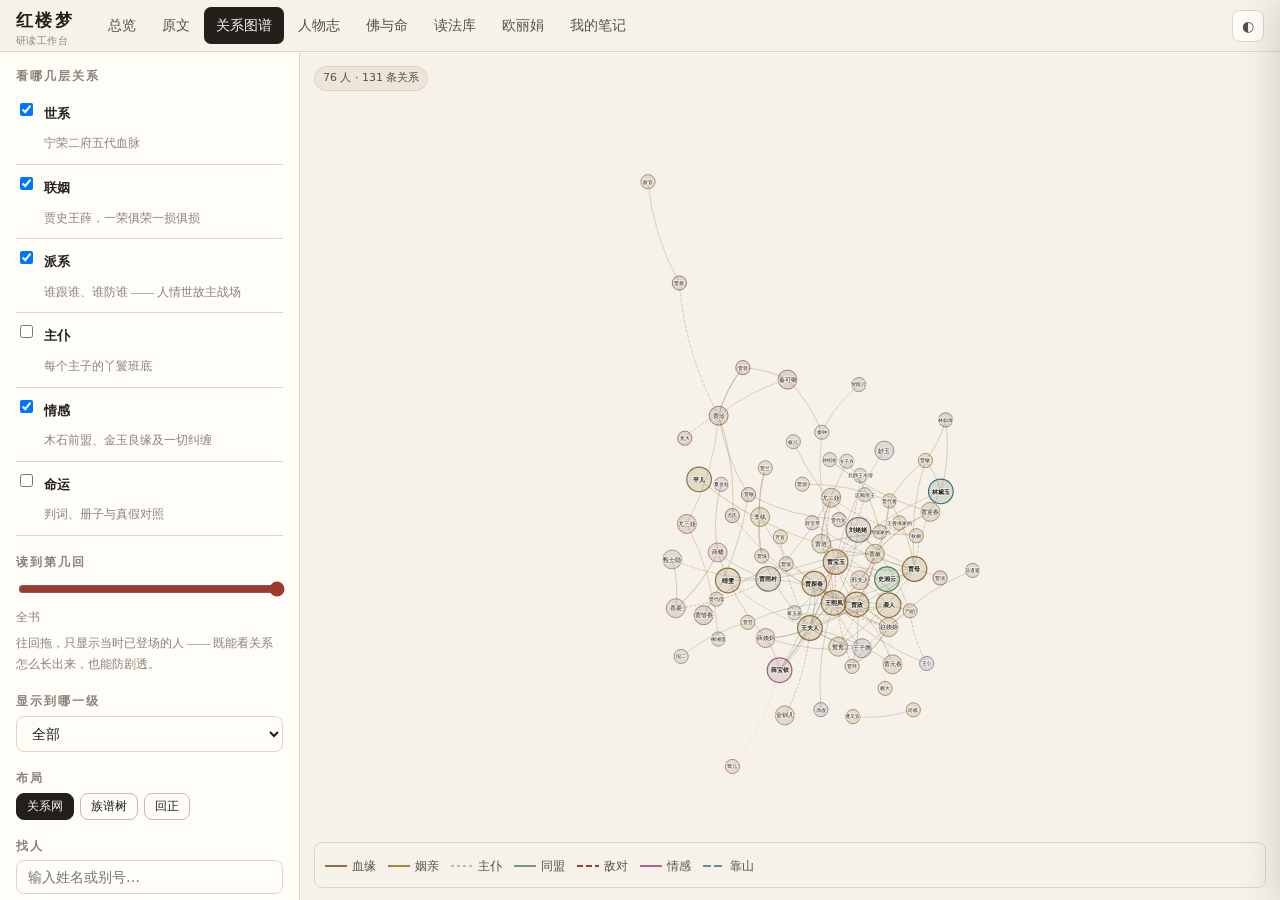
<file: graph.html>
<!doctype html>
<html lang="zh-CN">
<head>
<meta charset="utf-8"/>
<meta name="viewport" content="width=device-width,initial-scale=1"/>
<title>人物关系图谱 · 红楼梦研读</title>
<link rel="stylesheet" href="assets/css/site.css"/>
<style>
  .gwrap { display: grid; grid-template-columns: 300px 1fr; height: calc(100vh - 52px); }
  .gside { border-right: 1px solid var(--line); overflow-y: auto; padding: 16px; background: var(--paper-2); }
  .gside h3 { margin: 18px 0 6px; font-size: 12px; letter-spacing: .16em; color: var(--ink-3); font-family: var(--sans); font-weight: 600; }
  .gside h3:first-child { margin-top: 0; }
  .gmain { position: relative; overflow: hidden; }
  #svg { width: 100%; height: 100%; display: block; touch-action: none; background: var(--paper); }
  .gbar { position: absolute; left: 14px; top: 14px; right: 14px; display: flex; gap: 8px; align-items: center; flex-wrap: wrap; pointer-events: none; }
  .gbar > * { pointer-events: auto; }
  .glegend { position: absolute; left: 14px; bottom: 12px; right: 14px; background: color-mix(in srgb, var(--paper) 85%, transparent);
             backdrop-filter: blur(6px); padding: 7px 10px; border-radius: 8px; border: 1px solid var(--line); }
  input[type=range] { width: 100%; accent-color: var(--zhu); }
  @media (max-width: 860px) {
    .gwrap { grid-template-columns: 1fr; height: auto; }
    .gside { border-right: 0; border-bottom: 1px solid var(--line); }
    .gmain { height: 70vh; }
  }
</style>
</head>
<body>

<div class="gwrap">
  <aside class="gside">
    <h3>看哪几层关系</h3>
    <div id="layerBox"></div>

    <h3>读到第几回</h3>
    <input type="range" id="upto" min="1" max="120" value="120"/>
    <div class="muted sans" style="font-size:12px" id="uptoLab">全书</div>
    <div class="muted" style="font-size:11.5px;margin-top:4px">
      往回拖，只显示当时已登场的人 —— 既能看关系怎么长出来，也能防剧透。
    </div>

    <h3>显示到哪一级</h3>
    <select id="rankSel">
      <option value="1">只看核心人物</option>
      <option value="2">核心 + 重要</option>
      <option value="3" selected>全部</option>
    </select>

    <h3>布局</h3>
    <div style="display:flex;gap:6px">
      <button class="btn sm pri" data-mode="force">关系网</button>
      <button class="btn sm" data-mode="tree">族谱树</button>
      <button class="btn sm" id="fitBtn">回正</button>
    </div>

    <h3>找人</h3>
    <input type="search" id="q" placeholder="输入姓名或别号…"/>
    <div id="qOut" style="margin-top:6px"></div>

    <h3>两人之间是什么关系</h3>
    <select id="pa"></select>
    <div style="height:6px"></div>
    <select id="pb"></select>
    <div style="height:8px"></div>
    <button class="btn sm pri" id="pathBtn" style="width:100%">查最短关系链</button>
    <div id="pathOut" style="margin-top:8px"></div>

    <h3>怎么用</h3>
    <div class="muted" style="font-size:12px;line-height:1.8">
      点节点看人物卡并写批注 · 拖节点可调整位置 · 滚轮缩放 · 拖空白处平移 ·
      点空白取消高亮
    </div>
  </aside>

  <div class="gmain">
    <svg id="svg"></svg>
    <div class="gbar">
      <span class="tag sans" id="gStat">载入中…</span>
    </div>
    <div class="glegend scrollx"><div id="legend" style="white-space:nowrap"></div></div>
  </div>
</div>

<div class="drawer" id="drawer">
  <div class="dh">
    <b class="sans" style="font-size:13px;letter-spacing:.1em">人 物 卡</b>
    <button class="iconbtn" id="closeDrawer">✕</button>
  </div>
  <div class="db" id="drawerBody"></div>
</div>

<script src="assets/js/app.js"></script>
<script src="data/manifest.js"></script>
<script src="data/people.js"></script>
<script src="data/relations.js"></script>
<script src="assets/js/graph.js"></script>
<script>
  HLM.mountNav('graph.html');
  initGraph();
</script>
</body>
</html>
</file>
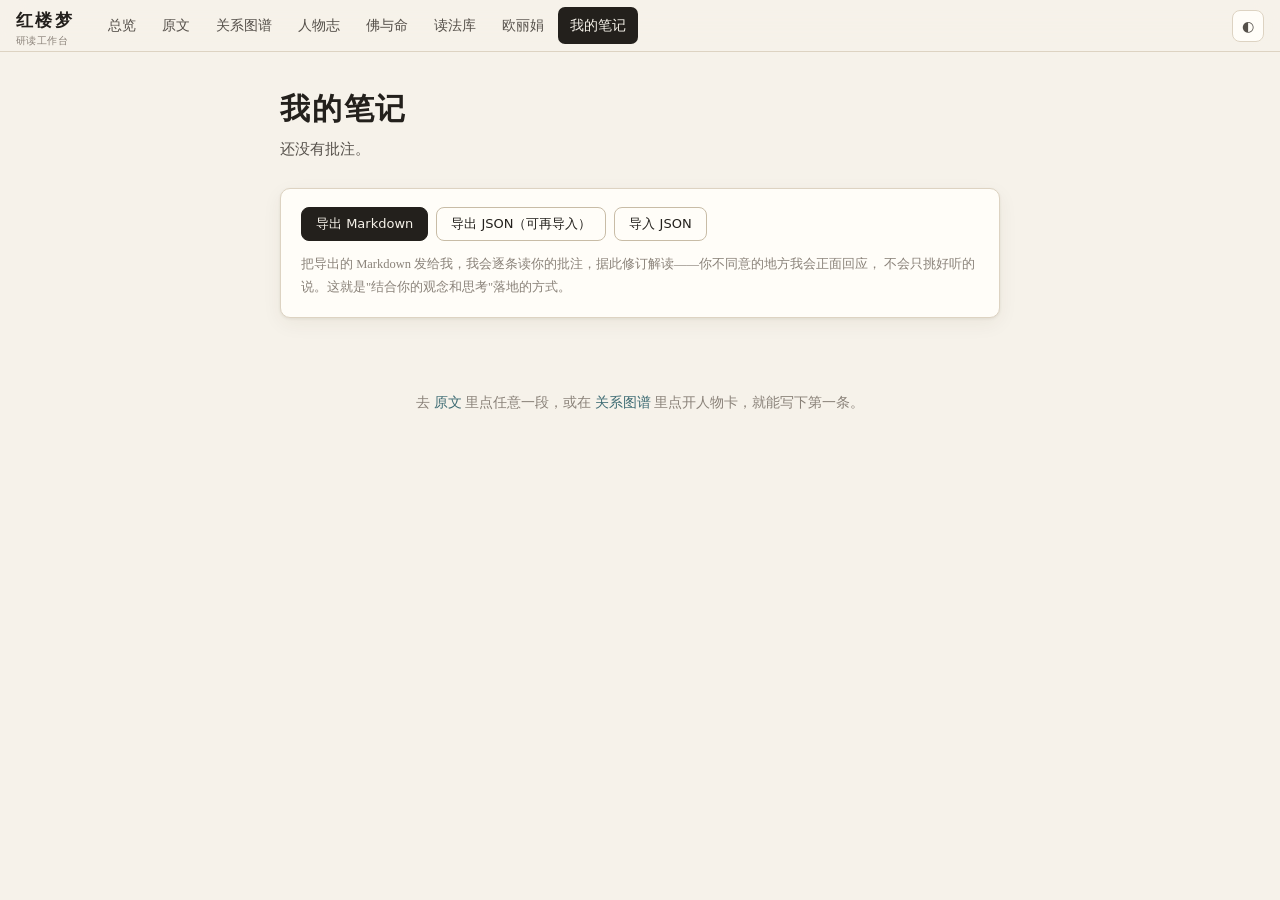
<file: notes.html>
<!doctype html>
<html lang="zh-CN">
<head>
<meta charset="utf-8"/>
<meta name="viewport" content="width=device-width,initial-scale=1"/>
<title>我的笔记 · 红楼梦研读</title>
<link rel="stylesheet" href="assets/css/site.css"/>
<style>
  .note { border-left: 3px solid var(--jin); padding: 12px 16px; margin-bottom: 14px; background: var(--paper-2);
          border-radius: 0 8px 8px 0; border-top: 1px solid var(--line); border-right: 1px solid var(--line); border-bottom: 1px solid var(--line); }
  .note .q { font-size: 13px; color: var(--ink-3); border-left: 2px solid var(--line-2); padding-left: 10px; margin-bottom: 8px; }
  .note .t { white-space: pre-wrap; line-height: 1.85; }
  .note .m { font-family: var(--sans); font-size: 11px; color: var(--ink-3); margin-top: 8px; display: flex; gap: 10px; align-items: center; }
</style>
</head>
<body>
<div class="wrap narrow">
  <h1>我的笔记</h1>
  <p class="lede" id="lede"></p>

  <div class="card" style="margin-bottom:24px">
    <div style="display:flex;gap:8px;flex-wrap:wrap">
      <button class="btn pri" id="expMD">导出 Markdown</button>
      <button class="btn" id="expJSON">导出 JSON（可再导入）</button>
      <button class="btn" id="impBtn">导入 JSON</button>
      <input type="file" id="impFile" accept=".json" style="display:none"/>
    </div>
    <p class="muted" style="font-size:12.5px;margin:12px 0 0">
      把导出的 Markdown 发给我，我会逐条读你的批注，据此修订解读——你不同意的地方我会正面回应，
      不会只挑好听的说。这就是"结合你的观念和思考"落地的方式。
    </p>
  </div>

  <div id="list"></div>
</div>

<script src="assets/js/app.js"></script>
<script src="data/manifest.js"></script>
<script>
HLM.mountNav('notes.html');

function draw() {
  var all = HLM.notes.all();
  var keys = Object.keys(all).sort(HLM.notes._cmpKey);
  document.getElementById('lede').textContent =
    keys.length ? '共 ' + keys.length + ' 条，按回目顺序排列。' : '还没有批注。';
  if (!keys.length) {
    document.getElementById('list').innerHTML =
      '<div class="empty">去 <a href="reader.html">原文</a> 里点任意一段，或在 <a href="graph.html">关系图谱</a> 里点开人物卡，就能写下第一条。</div>';
    return;
  }
  var html = '', lastSec = '';
  keys.forEach(function (k) {
    var n = all[k], sec = n.section || '其他';
    if (sec !== lastSec) { html += '<h2>' + HLM.esc(sec) + '</h2>'; lastSec = sec; }
    var jump = '';
    var m = k.match(/^ch:(\d+)/);
    if (m) jump = '<a href="reader.html#ch' + m[1] + '">回到原文</a>';
    else if (k.indexOf('person:') === 0) jump = '<a href="graph.html">回到图谱</a>';
    html += '<div class="note">' +
      (n.quote ? '<div class="q">' + HLM.esc(n.quote) + '</div>' : '') +
      '<div class="t">' + HLM.esc(n.text) + '</div>' +
      '<div class="m"><span>' + n.at + '</span>' + jump +
      '<span style="flex:1"></span><a href="#" data-del="' + HLM.esc(k) + '">删除</a></div></div>';
  });
  document.getElementById('list').innerHTML = html;
  document.querySelectorAll('[data-del]').forEach(function (a) {
    a.onclick = function (ev) {
      ev.preventDefault();
      if (!confirm('删除这条批注？')) return;
      HLM.notes.set(a.dataset.del, ''); draw();
    };
  });
}

document.getElementById('expMD').onclick = function () {
  HLM.notes.download('红楼梦批注_' + new Date().toISOString().slice(0,10) + '.md', HLM.notes.exportMD(), 'text/markdown');
};
document.getElementById('expJSON').onclick = function () {
  HLM.notes.download('红楼梦批注_' + new Date().toISOString().slice(0,10) + '.json', HLM.notes.exportJSON(), 'application/json');
};
document.getElementById('impBtn').onclick = function () { document.getElementById('impFile').click(); };
document.getElementById('impFile').onchange = function (ev) {
  var f = ev.target.files[0]; if (!f) return;
  var r = new FileReader();
  r.onload = function () {
    try { alert('导入 ' + HLM.notes.importJSON(r.result) + ' 条'); draw(); }
    catch (e) { alert('导入失败：文件格式不对'); }
  };
  r.readAsText(f);
};
draw();
</script>
</body>
</html>
</file>
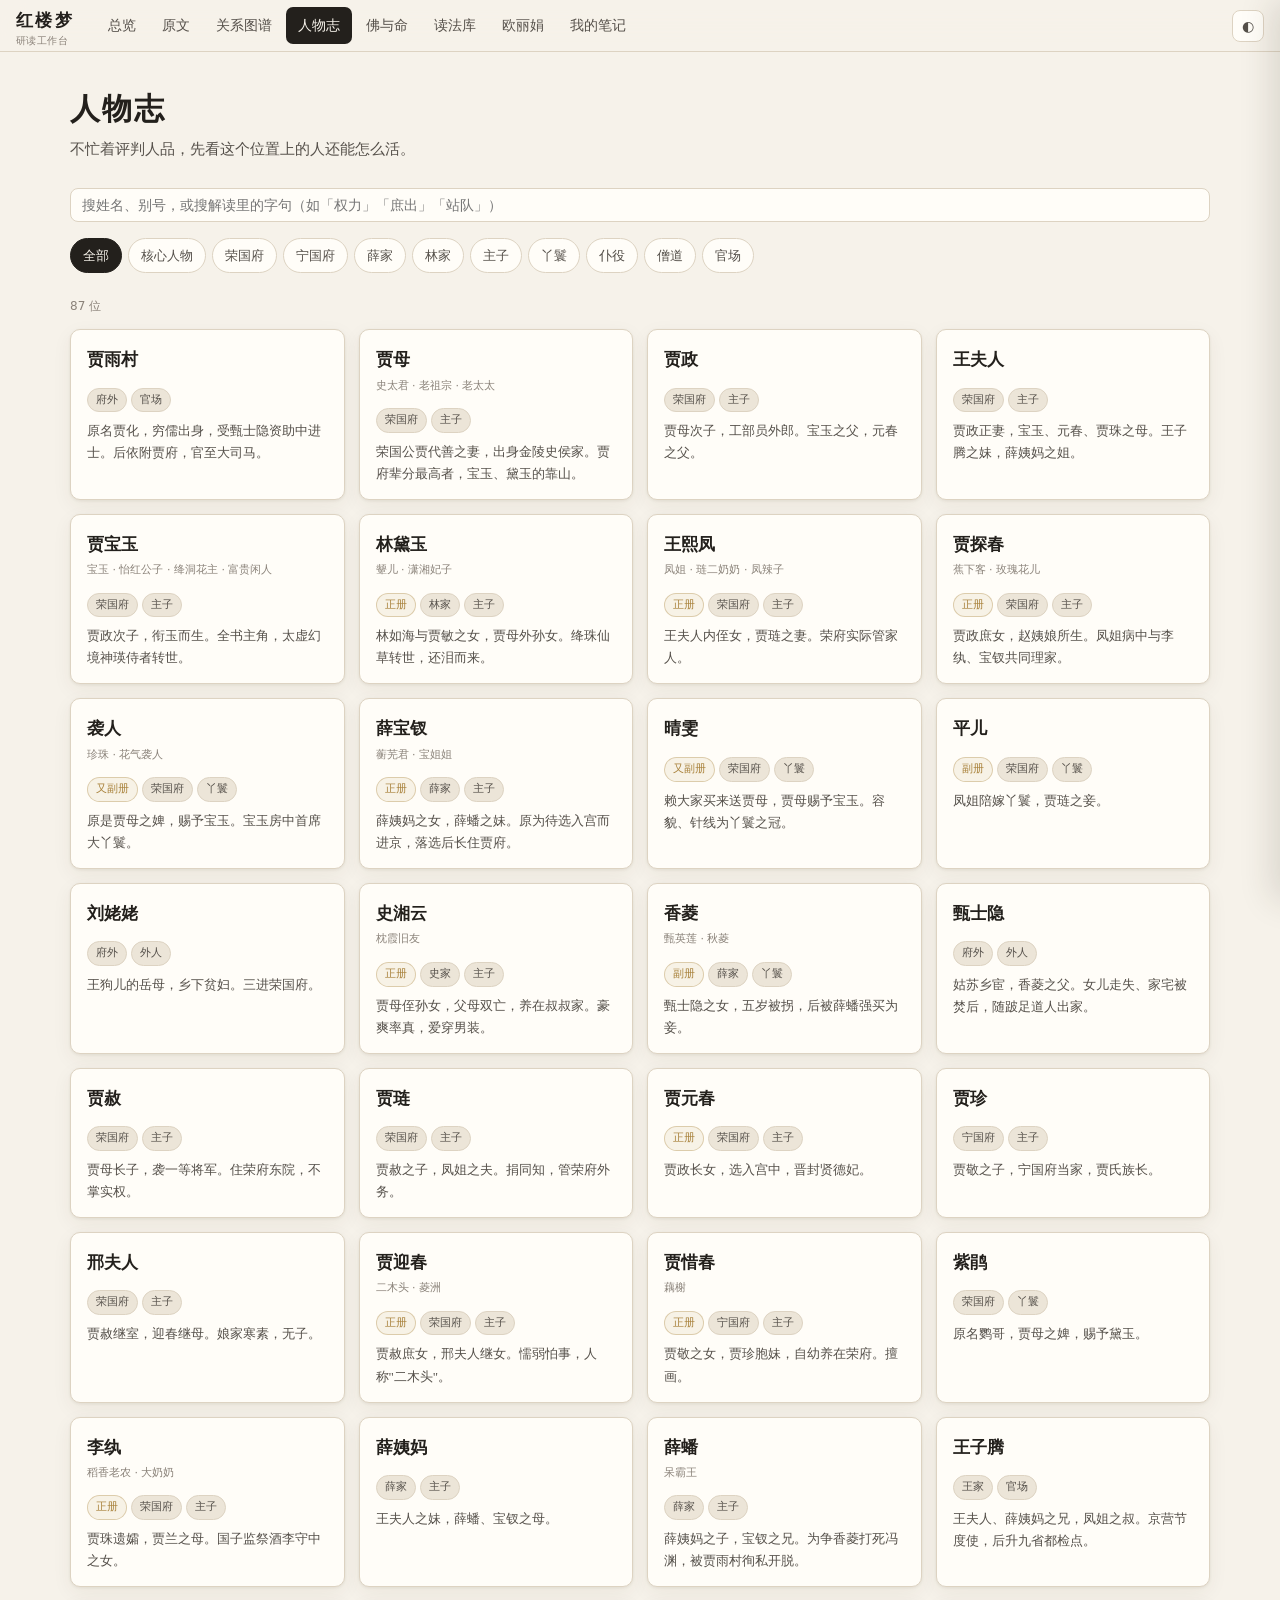
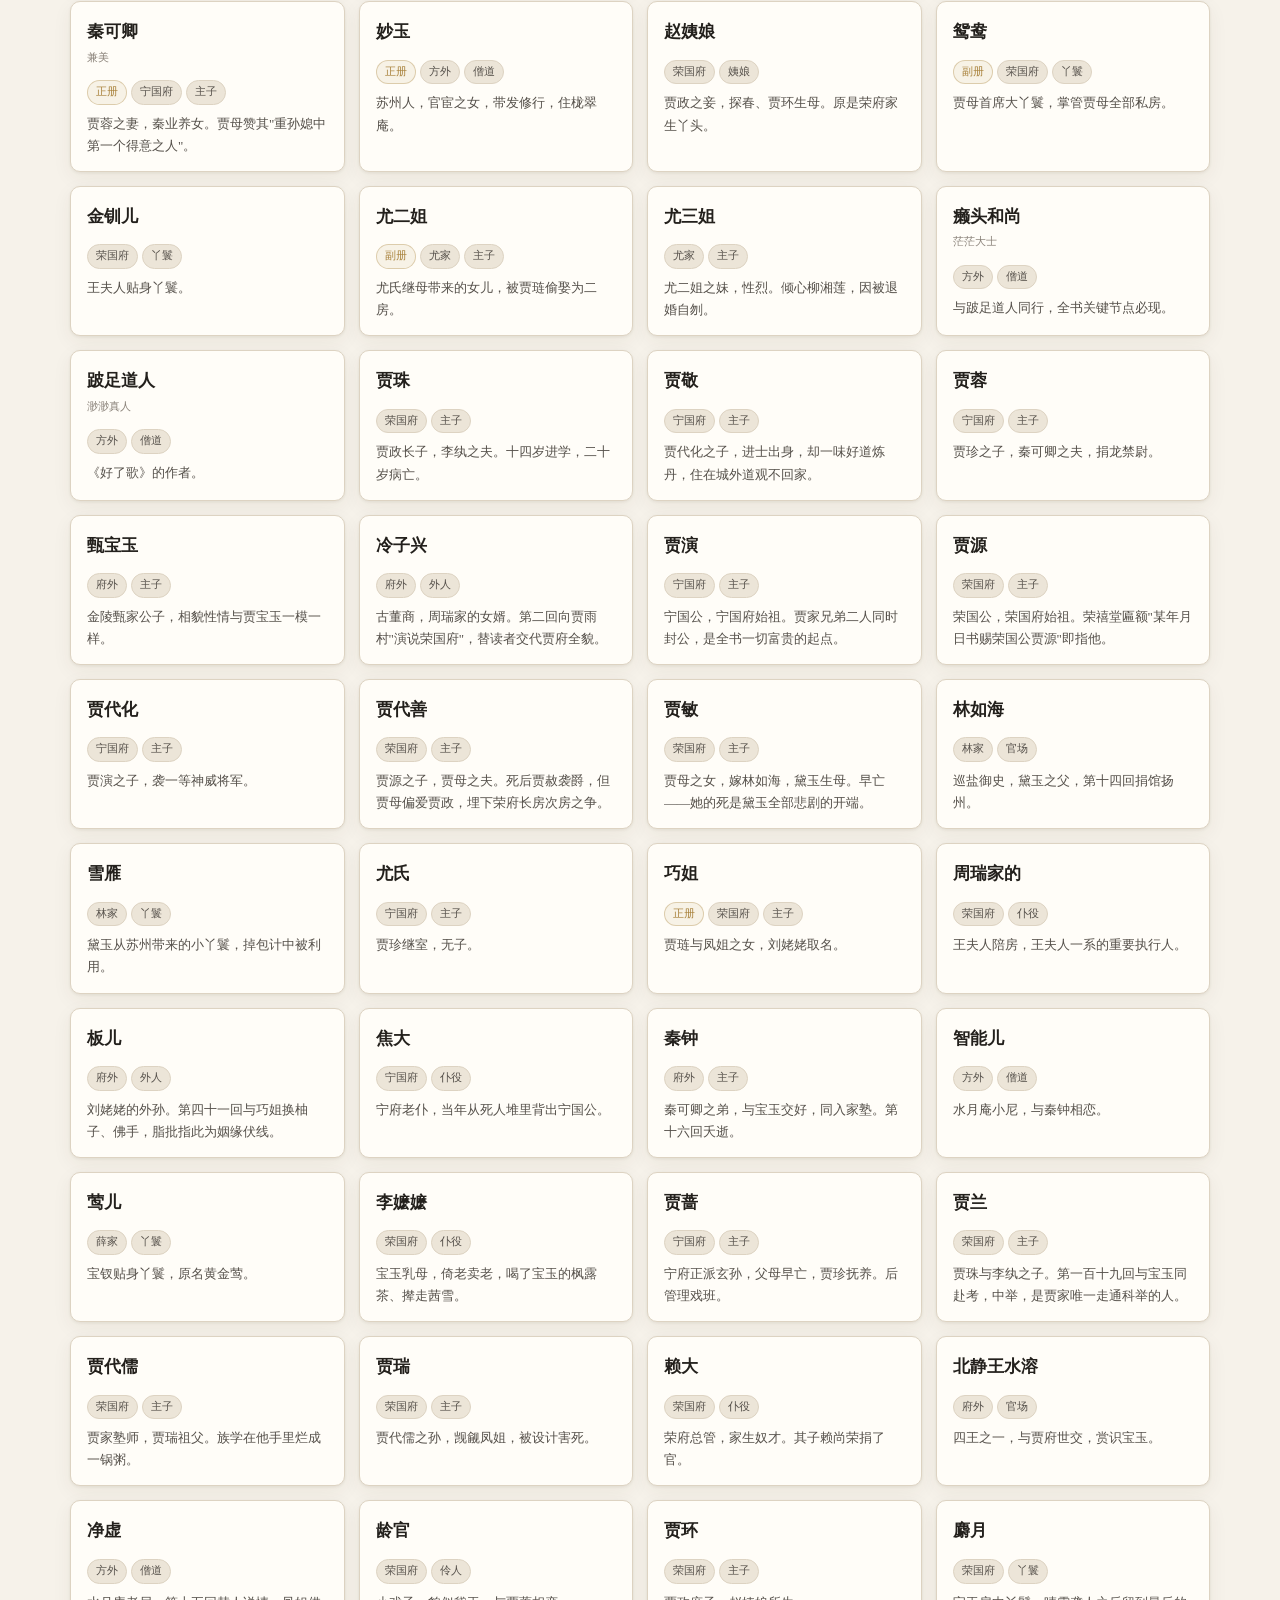
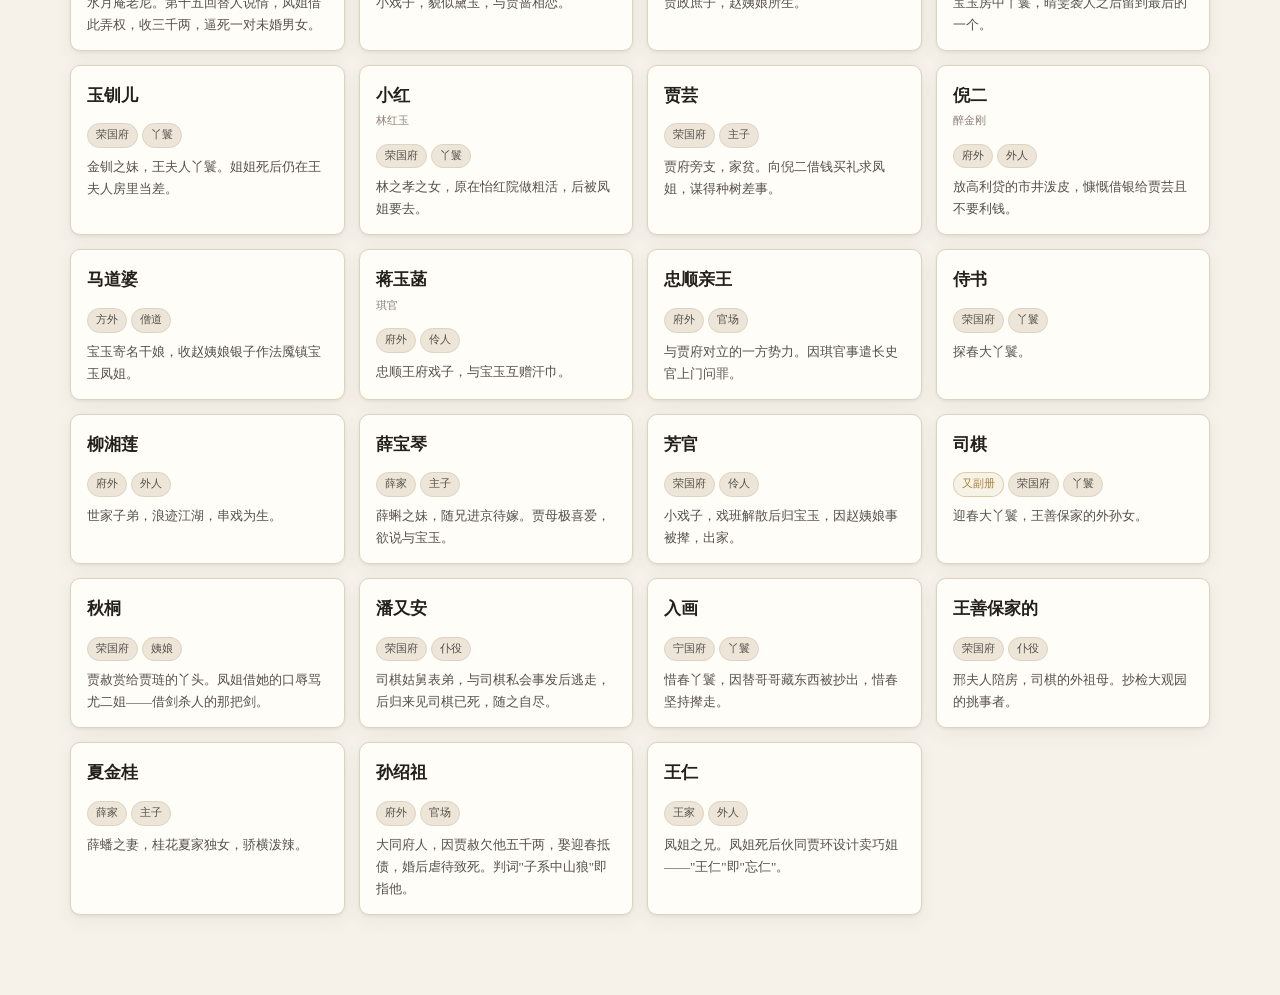
<file: people.html>
<!doctype html>
<html lang="zh-CN">
<head>
<meta charset="utf-8"/>
<meta name="viewport" content="width=device-width,initial-scale=1"/>
<title>人物志 · 红楼梦研读</title>
<link rel="stylesheet" href="assets/css/site.css"/>
<style>
  .filters { display: flex; gap: 6px; flex-wrap: wrap; margin: 16px 0 22px; }
  .chip { font-family: var(--sans); font-size: 12.5px; padding: 5px 12px; border-radius: 20px; cursor: pointer;
          border: 1px solid var(--line); background: var(--paper-2); color: var(--ink-2); }
  .chip.on { background: var(--ink); color: var(--paper); border-color: var(--ink); }
  .pc { padding: 14px 16px; cursor: pointer; transition: .16s; }
  .pc:hover { border-color: var(--line-2); transform: translateY(-2px); }
  .pc .nm { font-size: 17px; font-weight: 700; }
  .pc .al { font-family: var(--sans); font-size: 11px; color: var(--ink-3); }
  .pc .bf { font-size: 13px; color: var(--ink-2); line-height: 1.7; margin-top: 8px;
            display: -webkit-box; -webkit-line-clamp: 3; -webkit-box-orient: vertical; overflow: hidden; }
</style>
</head>
<body>
<div class="wrap">
  <h1>人物志</h1>
  <p class="lede">不忙着评判人品，先看这个位置上的人还能怎么活。</p>

  <input type="search" id="q" placeholder="搜姓名、别号，或搜解读里的字句（如「权力」「庶出」「站队」）"/>
  <div class="filters" id="filters"></div>
  <div class="muted sans" style="font-size:12px;margin-bottom:12px" id="cnt"></div>
  <div class="grid c3" id="list"></div>
</div>

<div class="drawer" id="drawer">
  <div class="dh"><b class="sans" style="font-size:13px;letter-spacing:.1em">人 物 卡</b>
  <button class="iconbtn" id="closeDrawer">✕</button></div>
  <div class="db" id="drawerBody"></div>
</div>

<script src="assets/js/app.js"></script>
<script src="data/manifest.js"></script>
<script src="data/people.js"></script>
<script src="data/relations.js"></script>
<script>
HLM.mountNav('people.html');
var ALL = HLM.people.concat(HLM.extraPeople || []);
var BY = {}; ALL.forEach(function(p){ BY[p.id]=p; });
var HOUSE = {rong:'荣国府',ning:'宁国府',lin:'林家',shi:'史家',wang:'王家',xue:'薛家',you:'尤家',clergy:'方外',out:'府外'};
var ROLE  = {master:'主子',concubine:'姨娘',maid:'丫鬟',servant:'仆役',outsider:'外人',clergy:'僧道',actor:'伶人',official:'官场'};
var F = { house:'', role:'', rank:0 };

var FILTERS = [
  ['rank', 1, '核心人物'],
  ['house','rong','荣国府'], ['house','ning','宁国府'],
  ['house','xue','薛家'], ['house','lin','林家'],
  ['role','master','主子'], ['role','maid','丫鬟'],
  ['role','servant','仆役'], ['role','clergy','僧道'], ['role','official','官场']
];
document.getElementById('filters').innerHTML =
  '<span class="chip on" data-k="" data-v="">全部</span>' +
  FILTERS.map(function(f){ return '<span class="chip" data-k="'+f[0]+'" data-v="'+f[1]+'">'+f[2]+'</span>'; }).join('');

document.querySelectorAll('.chip').forEach(function(c){
  c.onclick = function(){
    document.querySelectorAll('.chip').forEach(function(x){x.classList.remove('on');});
    c.classList.add('on');
    F = { house:'', role:'', rank:0 };
    if (c.dataset.k) F[c.dataset.k] = c.dataset.k === 'rank' ? +c.dataset.v : c.dataset.v;
    draw();
  };
});
document.getElementById('q').oninput = draw;

function draw(){
  var q = document.getElementById('q').value.trim();
  var list = ALL.filter(function(p){
    if (F.house && p.house !== F.house) return false;
    if (F.role  && p.role  !== F.role)  return false;
    if (F.rank  && p.rank  !== F.rank)  return false;
    if (!q) return true;
    var hay = [p.name, (p.alias||[]).join(''), p.brief, p.power, p.read, p.verdict, p.fate].join(' ');
    return hay.indexOf(q) >= 0;
  }).sort(function(a,b){ return a.rank - b.rank || (a.debut||999) - (b.debut||999); });

  document.getElementById('cnt').textContent = list.length + ' 位';
  document.getElementById('list').innerHTML = list.map(function(p){
    return '<div class="card pc" data-id="'+p.id+'">' +
      '<div class="nm">'+HLM.esc(p.name)+'</div>' +
      (p.alias ? '<div class="al">'+p.alias.map(HLM.esc).join(' · ')+'</div>' : '') +
      '<div style="margin-top:7px">' +
        (p.ce ? '<span class="tag jin">'+p.ce+'</span> ' : '') +
        '<span class="tag">'+(HOUSE[p.house]||p.house)+'</span> ' +
        '<span class="tag">'+(ROLE[p.role]||p.role)+'</span>' +
      '</div>' +
      (p.brief ? '<div class="bf">'+HLM.esc(p.brief)+'</div>' : '') +
      '</div>';
  }).join('') || '<div class="empty">没有匹配的人物</div>';

  document.querySelectorAll('.pc').forEach(function(c){
    c.onclick = function(){ card(BY[c.dataset.id]); };
  });
}

function card(p){
  var rels = HLM.relations.filter(function(e){ return e.a===p.id || e.b===p.id; });
  var k = 'person:'+p.id, note = HLM.notes.get(k);
  document.getElementById('drawerBody').innerHTML =
    '<h2 style="margin:0 0 4px;border:0;padding:0;font-size:24px">'+HLM.esc(p.name)+'</h2>' +
    (p.alias ? '<div class="muted sans" style="font-size:12px;margin-bottom:10px">'+p.alias.map(HLM.esc).join(' · ')+'</div>' : '') +
    '<div style="margin:10px 0 14px">' +
      (p.ce ? '<span class="tag jin">'+p.ce+'</span> ' : '') +
      '<span class="tag">'+(HOUSE[p.house]||p.house)+'</span> ' +
      '<span class="tag">'+(ROLE[p.role]||p.role)+'</span> ' +
      (p.debut ? '<span class="tag">第'+HLM.cn(p.debut)+'回登场</span> ' : '') +
      '<span class="tag">'+rels.length+' 条关系</span></div>' +
    (p.verdict ? '<div class="huiqianmo"><div class="hd">判　词</div>'+HLM.esc(p.verdict)+'</div>' : '') +
    (p.brief ? '<p>'+HLM.esc(p.brief)+'</p>' : '') +
    (p.power ? '<h3>在权力结构中的位置</h3><p>'+HLM.esc(p.power)+'</p>' : '') +
    (p.read  ? '<h3>怎么读这个人</h3><p>'+HLM.esc(p.read)+'</p>' : '') +
    (p.fate  ? '<h3>结局</h3><p>'+HLM.esc(p.fate)+'</p>' : '') +
    (p.key && p.key.length ? '<h3>关键场景</h3>' + p.key.map(function(x){
      return '<div style="padding:4px 0"><a href="reader.html#ch'+x.n+'" class="sans" style="font-size:12px">第'+HLM.cn(x.n)+'回</a> '+HLM.esc(x.t)+'</div>';
    }).join('') : '') +
    '<h3>关系</h3>' + rels.map(function(e){
      var o = BY[e.a===p.id ? e.b : e.a]; if(!o) return '';
      return '<div style="padding:5px 0;border-bottom:1px solid var(--line)"><b>'+HLM.esc(o.name)+'</b> <span class="tag">'+HLM.esc(e.l)+'</span></div>';
    }).join('') +
    '<h3>我的批注</h3>' +
    '<textarea id="pNote" placeholder="写下你对'+HLM.esc(p.name)+'的看法…">'+HLM.esc(note?note.text:'')+'</textarea>' +
    '<div class="muted sans" style="font-size:11px;margin-top:6px" id="hint">'+(note?'上次保存 '+note.at:'')+'</div>' +
    '<div style="margin-top:14px"><a href="graph.html" class="btn sm">在关系图谱中查看 →</a></div>';
  document.getElementById('drawer').classList.add('open');
  var ta = document.getElementById('pNote'), t;
  ta.oninput = function(){
    clearTimeout(t);
    t = setTimeout(function(){
      var n = HLM.notes.set(k, ta.value, {section:'人物 · '+p.name, ref:p.name});
      document.getElementById('hint').textContent = n ? '已保存 '+n.at : '已清空';
    }, 500);
  };
}
document.getElementById('closeDrawer').onclick = function(){ document.getElementById('drawer').classList.remove('open'); };
draw();
</script>
</body>
</html>
</file>
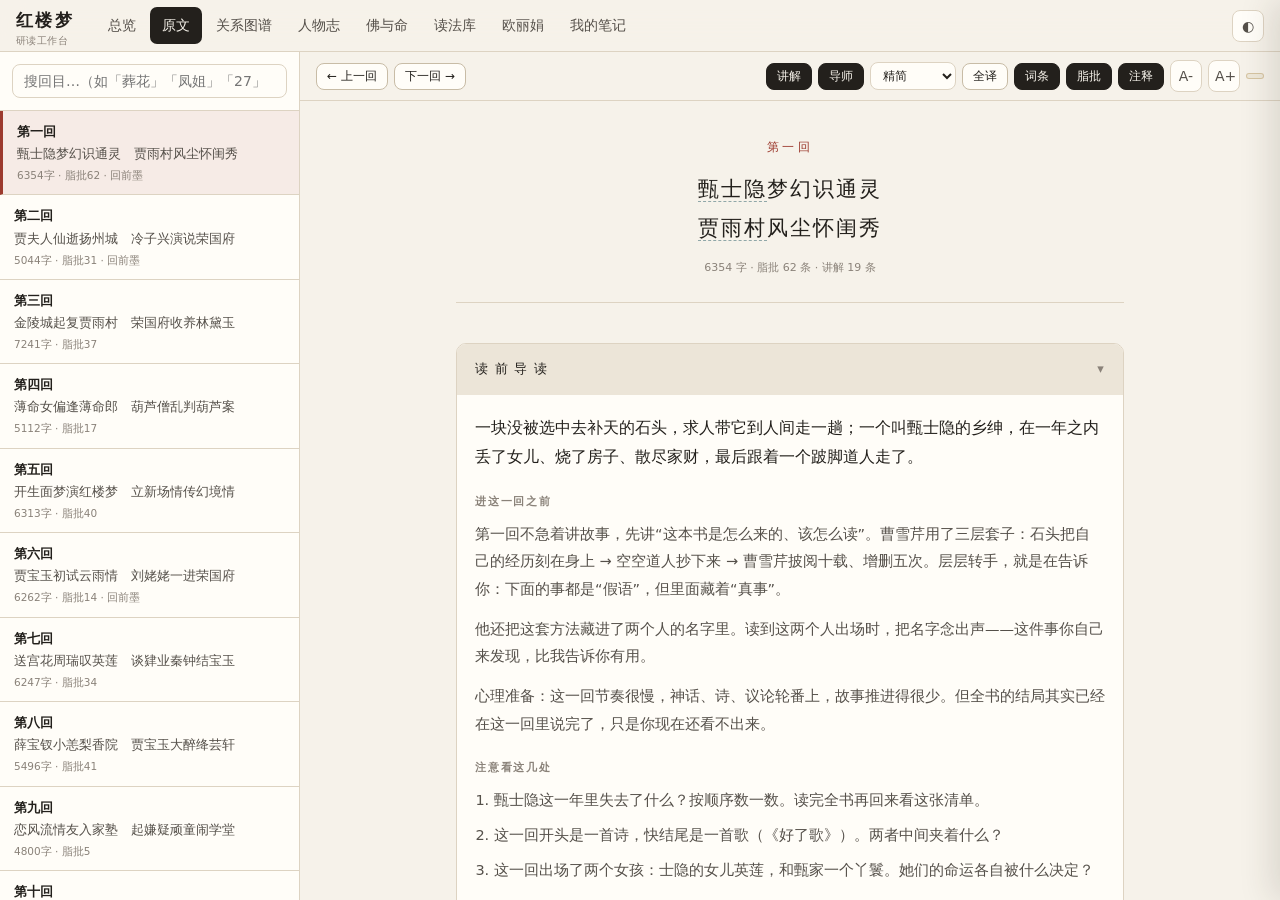
<file: reader.html>
<!doctype html>
<html lang="zh-CN">
<head>
<meta charset="utf-8"/>
<meta name="viewport" content="width=device-width,initial-scale=1"/>
<title>原文 · 红楼梦研读</title>
<link rel="stylesheet" href="assets/css/site.css"/>
<style>
  /* 阅读区锁在一屏之内，只让目录（#toc）和正文（#scroller）各自滚动。
     grid 的行和两栏都要 min-height:0，否则 120 回目录会把整行撑高，正文滚到“底”还差一大截。 */
  .rwrap { display: grid; grid-template-columns: 300px 1fr; grid-template-rows: minmax(0, 1fr);
           height: calc(100vh - 52px); height: calc(100dvh - 52px); }
  .rside { border-right: 1px solid var(--line); background: var(--paper-2); display: flex; flex-direction: column; min-height: 0; overflow: hidden; }
  .rside .sq { padding: 12px; border-bottom: 1px solid var(--line); }
  #toc { overflow-y: auto; flex: 1; }
  .tocitem { display: block; padding: 9px 14px; border-bottom: 1px solid var(--line); color: var(--ink-2); }
  .tocitem:hover { background: var(--paper-3); text-decoration: none; }
  .tocitem.on { background: color-mix(in srgb, var(--zhu) 9%, transparent); border-left: 3px solid var(--zhu); }
  .tocitem b { display: block; font-size: 13px; font-family: var(--sans); color: var(--ink); }
  .tocitem span { display: block; font-size: 12.5px; line-height: 1.6; }
  .tocitem em { display: block; font-size: 10.5px; font-style: normal; color: var(--ink-3); font-family: var(--sans); margin-top: 2px; }

  .rmain { display: flex; flex-direction: column; overflow: hidden; min-height: 0; }
  .rbar { display: flex; gap: 6px; align-items: center; padding: 8px 16px; border-bottom: 1px solid var(--line); flex-wrap: wrap; }
  #scroller { overflow-y: auto; flex: 1; min-height: 0; }
  #body { max-width: 720px; margin: 0 auto; padding: 34px 26px 120px; line-height: 2.05; }

  .chead { text-align: center; margin-bottom: 40px; padding-bottom: 22px; border-bottom: 1px solid var(--line); }
  .chead .cno { font-family: var(--sans); font-size: 12px; letter-spacing: .3em; color: var(--zhu); }
  .chead h1 { font-size: 21px; font-weight: 400; letter-spacing: .1em; line-height: 1.9; margin: 10px 0 8px; }
  .chead .cmeta { font-family: var(--sans); font-size: 11px; color: var(--ink-3); }

  #body [data-p] { cursor: text; border-radius: 4px; transition: background .15s; }
  #body [data-p]:hover { background: color-mix(in srgb, var(--jin) 6%, transparent); }
  #body [data-p].hasnote { background: color-mix(in srgb, var(--jin) 12%, transparent); box-shadow: inset 3px 0 0 var(--jin); padding-left: 8px; }

  @media (max-width: 860px) {
    .rwrap { grid-template-columns: 1fr; }
    .rside { position: fixed; inset: 52px auto 0 0; width: 88vw; max-width: 340px; z-index: 150;
             transform: translateX(-101%); transition: transform .25s; box-shadow: var(--shadow); }
    .rside.show { transform: none; }
    #body { padding: 24px 16px 100px; }
  }
  @media (min-width: 861px) { #tocBtn { display: none; } }
  .densesel { width: auto; padding: 5px 8px; font-size: 12px; border-radius: 8px; }
  .densesel:disabled { opacity: .4; }
</style>
</head>
<body>

<div class="rwrap">
  <aside class="rside" id="side">
    <div class="sq"><input type="search" id="tocQ" placeholder="搜回目…（如「葬花」「凤姐」「27」）"/></div>
    <div id="toc"></div>
  </aside>

  <div class="rmain">
    <div class="rbar">
      <button class="iconbtn" id="tocBtn" title="目录">☰</button>
      <button class="btn sm" id="prev">← 上一回</button>
      <button class="btn sm" id="next">下一回 →</button>
      <span style="flex:1"></span>
      <button class="btn sm" id="guideBtn" title="显示/隐藏导读、旁批、诗词译文与小结">讲解</button>
      <button class="btn sm" id="mentorBtn" title="导师模式：先指一句、问一个问题，展开才是解读。关掉则直接显示解读">导师</button>
      <select id="denseSel" class="densesel" title="精简：每回只摆出最要紧的几个问题，其余旁批收成一行；全部展开：所有旁批都摊开">
        <option value="lean">精简</option>
        <option value="all">全部展开</option>
      </select>
      <button class="btn sm" id="trBtn" title="一次展开本回全部现代文译文（平时点段末的「译」逐段看）">全译</button>
      <button class="btn sm" id="lexBtn" title="难词虚线标注，点击看释义">词条</button>
      <button class="btn sm" id="zhiBtn" title="显示/隐藏脂砚斋批语">脂批</button>
      <button class="btn sm" id="noteBtn" title="显示/隐藏编者注释">注释</button>
      <button class="iconbtn" id="fsDn" title="缩小字号">A-</button>
      <button class="iconbtn" id="fsUp" title="放大字号">A+</button>
      <span class="tag jin" id="myCount"></span>
    </div>
    <div id="scroller"><div id="body" class="zhengwen"></div></div>
  </div>
</div>

<div id="lexPop"></div>

<div class="drawer" id="drawer">
  <div class="dh">
    <b class="sans" style="font-size:13px;letter-spacing:.1em">我 的 批 注</b>
    <button class="iconbtn" id="closeDrawer">✕</button>
  </div>
  <div class="db" id="drawerBody"></div>
</div>

<script src="assets/js/app.js"></script>
<script src="data/manifest.js"></script>
<script src="data/lexicon.js"></script>
<script src="data/moves.js"></script>
<script src="data/olj.js"></script>
<script src="data/changelog.js"></script>
<script src="assets/js/reader.js"></script>
<script>
  HLM.mountNav('reader.html');
  initReader();
</script>
</body>
</html>
</file>
<file: assets/css/site.css>
/* 《红楼梦》研读 —— 全站样式 */

:root {
  --ink:        #23201c;
  --ink-2:      #55504a;
  --ink-3:      #8a8279;
  --paper:      #f6f2ea;
  --paper-2:    #fffdf8;
  --paper-3:    #ece5d8;
  --line:       #ddd3c2;
  --line-2:     #c8bca6;

  --zhu:        #9c3a2e;   /* 朱批 */
  --zhu-soft:   #c96a52;
  --qing:       #3d6b73;   /* 注释 */
  --jin:        #a8813a;   /* 强调 */
  --lv:         #4a7a52;

  --shadow:     0 1px 3px rgba(60,45,25,.08), 0 6px 20px rgba(60,45,25,.06);
  --radius:     10px;
  --serif:      "Source Han Serif SC", "Noto Serif CJK SC", "Songti SC", "SimSun", "宋体", Georgia, serif;
  --sans:       "Source Han Sans SC", "PingFang SC", "Microsoft YaHei", "微软雅黑", system-ui, sans-serif;
}

[data-theme="dark"] {
  --ink:        #ded6c9;
  --ink-2:      #a9a094;
  --ink-3:      #7b7368;
  --paper:      #191714;
  --paper-2:    #211e1a;
  --paper-3:    #2b2721;
  --line:       #38322a;
  --line-2:     #4c4438;
  --zhu:        #d9705c;
  --zhu-soft:   #b8563f;
  --qing:       #6fa3ac;
  --jin:        #c9a15c;
  --lv:         #78a980;
  --shadow:     0 1px 3px rgba(0,0,0,.3), 0 6px 20px rgba(0,0,0,.25);
}

* { box-sizing: border-box; }

html, body {
  margin: 0; padding: 0;
  background: var(--paper);
  color: var(--ink);
  font-family: var(--serif);
  line-height: 1.85;
  -webkit-font-smoothing: antialiased;
}

a { color: var(--qing); text-decoration: none; }
a:hover { text-decoration: underline; }

/* ---------- 顶栏 ---------- */
.topbar {
  position: sticky; top: 0; z-index: 100;
  display: flex; align-items: center; gap: 4px;
  padding: 0 16px; height: 52px;
  background: color-mix(in srgb, var(--paper) 88%, transparent);
  backdrop-filter: saturate(1.4) blur(12px);
  border-bottom: 1px solid var(--line);
}
.topbar .brand {
  font-size: 17px; font-weight: 700; letter-spacing: .14em;
  margin-right: 18px; color: var(--ink); white-space: nowrap;
}
.topbar .brand small {
  display: block; font-size: 10px; letter-spacing: .04em;
  color: var(--ink-3); font-weight: 400; line-height: 1;
}
.topbar nav { display: flex; gap: 2px; overflow-x: auto; flex: 1; scrollbar-width: none; }
.topbar nav::-webkit-scrollbar { display: none; }
.topbar nav a {
  padding: 6px 12px; border-radius: 7px; font-size: 14px;
  color: var(--ink-2); white-space: nowrap; font-family: var(--sans);
}
.topbar nav a:hover { background: var(--paper-3); text-decoration: none; color: var(--ink); }
.topbar nav a.on { background: var(--ink); color: var(--paper); }
.topbar .tools { display: flex; gap: 6px; margin-left: 10px; }

.iconbtn {
  border: 1px solid var(--line); background: var(--paper-2); color: var(--ink-2);
  width: 32px; height: 32px; border-radius: 8px; cursor: pointer;
  font-size: 14px; display: grid; place-items: center; font-family: var(--sans);
  transition: .15s;
}
.iconbtn:hover { border-color: var(--line-2); color: var(--ink); }

/* ---------- 布局 ---------- */
.wrap { max-width: 1180px; margin: 0 auto; padding: 28px 20px 80px; }
.wrap.narrow { max-width: 760px; }

h1, h2, h3 { line-height: 1.4; font-weight: 700; }
h1 { font-size: 30px; letter-spacing: .06em; margin: 8px 0 6px; }
h2 { font-size: 20px; margin: 40px 0 14px; padding-bottom: 8px; border-bottom: 1px solid var(--line); letter-spacing: .04em; }
h3 { font-size: 16px; margin: 26px 0 8px; color: var(--ink); }

.lede { color: var(--ink-2); font-size: 15px; margin: 0 0 24px; }

.card {
  background: var(--paper-2); border: 1px solid var(--line);
  border-radius: var(--radius); padding: 18px 20px; box-shadow: var(--shadow);
}
.grid { display: grid; gap: 14px; }
.grid.c2 { grid-template-columns: repeat(auto-fit, minmax(280px, 1fr)); }
.grid.c3 { grid-template-columns: repeat(auto-fit, minmax(220px, 1fr)); }
.grid.c4 { grid-template-columns: repeat(auto-fit, minmax(160px, 1fr)); }

.tag {
  display: inline-block; font-family: var(--sans); font-size: 11px;
  padding: 2px 8px; border-radius: 20px; background: var(--paper-3);
  color: var(--ink-2); border: 1px solid var(--line); line-height: 1.7;
}
.tag.zhu { color: var(--zhu); border-color: color-mix(in srgb, var(--zhu) 30%, transparent); background: color-mix(in srgb, var(--zhu) 8%, transparent); }
.tag.jin { color: var(--jin); border-color: color-mix(in srgb, var(--jin) 34%, transparent); background: color-mix(in srgb, var(--jin) 9%, transparent); }
.tag.qing{ color: var(--qing);border-color: color-mix(in srgb, var(--qing) 30%, transparent); background: color-mix(in srgb, var(--qing) 8%, transparent); }

.stat { text-align: center; padding: 16px 10px; }
.stat b { display: block; font-size: 28px; letter-spacing: .02em; font-family: var(--sans); font-weight: 700; }
.stat span { font-size: 12px; color: var(--ink-3); font-family: var(--sans); }

.muted { color: var(--ink-3); }
.sans { font-family: var(--sans); }

/* 宽内容横向滚动，页面本身绝不横向滚动 */
.scrollx { overflow-x: auto; max-width: 100%; }
table { border-collapse: collapse; width: 100%; font-size: 14px; }
th, td { text-align: left; padding: 8px 12px; border-bottom: 1px solid var(--line); }
th { font-family: var(--sans); font-size: 12px; color: var(--ink-3); font-weight: 600; }

/* ---------- 正文排印 ---------- */
.zhengwen p { text-indent: 2em; margin: 0 0 .9em; }
.zhengwen p.noind { text-indent: 0; }
.zhengwen blockquote {
  margin: 1.2em 0; padding: .2em 0 .2em 1.2em;
  border-left: 2px solid var(--line-2); color: var(--ink-2);
}
.zhengwen blockquote p { text-indent: 0; margin: .2em 0; }
.zhengwen img.gaiji {
  height: 1em; width: auto; vertical-align: -.12em;
  display: inline-block; margin: 0 .02em;
  filter: var(--gaiji-filter, none);
}
[data-theme="dark"] .zhengwen img.gaiji { filter: invert(1) brightness(.92); }
.zhengwen figure { margin: 1.6em 0; text-align: center; }
.zhengwen figure img { max-width: 100%; height: auto; border-radius: 6px; box-shadow: var(--shadow); }

/* 脂批 / 注释 角标 */
i.zm, i.nm {
  font-style: normal; cursor: pointer; user-select: none;
  display: inline-block; vertical-align: super; font-size: .6em;
  min-width: 1.1em; height: 1.25em; line-height: 1.25em; text-align: center;
  border-radius: 3px; margin: 0 .1em; font-family: var(--sans);
  transition: .12s;
}
i.zm { background: color-mix(in srgb, var(--zhu) 14%, transparent); color: var(--zhu); }
i.nm { background: color-mix(in srgb, var(--qing) 14%, transparent); color: var(--qing); }
i.zm:hover, i.nm:hover { transform: translateY(-1px); }
i.zm::before { content: attr(data-n); }
i.nm::before { content: attr(data-n); }
i.zm.hide, i.nm.hide { display: none; }

/* 展开的批注 */
.inline-note {
  margin: .5em 0 1em 2em; padding: 10px 14px; font-size: 14px;
  border-radius: 8px; line-height: 1.75; text-indent: 0;
}
.inline-note.z { background: color-mix(in srgb, var(--zhu) 7%, var(--paper-2)); border-left: 3px solid var(--zhu-soft); color: var(--ink-2); }
.inline-note.n { background: color-mix(in srgb, var(--qing) 7%, var(--paper-2)); border-left: 3px solid var(--qing); color: var(--ink-2); }
.inline-note b { font-family: var(--sans); font-size: 11px; letter-spacing: .08em; display: block; margin-bottom: 3px; }
.inline-note.z b { color: var(--zhu); }
.inline-note.n b { color: var(--qing); }

/* 回前墨 */
.huiqianmo {
  background: color-mix(in srgb, var(--zhu) 6%, var(--paper-2));
  border: 1px solid color-mix(in srgb, var(--zhu) 22%, transparent);
  border-radius: var(--radius); padding: 16px 20px; margin: 0 0 28px;
  font-size: 14.5px; color: var(--ink-2); line-height: 1.8;
}
.huiqianmo .hd {
  font-family: var(--sans); font-size: 11px; letter-spacing: .18em;
  color: var(--zhu); margin-bottom: 8px;
}

/* ==================== 讲解层 ==================== */

/* 八类旁批的色相 */
:root {
  --k-bai:  #6b7d8a;   /* 白话   */
  --k-bg:   #3d6b73;   /* 背景   */
  --k-yin:  #9c3a2e;   /* 弦外之音 */
  --k-quan: #8a4a6b;   /* 权力信号 */
  --k-xing: #4a7a52;   /* 性格   */
  --k-huo:  #a8813a;   /* 生活   */
  --k-si:   #5b5a8a;   /* 人生   */
  --k-fo:   #6a5090;   /* 佛与命 */
  --k-fu:   #8a6a45;   /* 伏笔   */
  --k-qian: #7a6a3a;   /* 钱     */
}
[data-theme="dark"] {
  --k-bai:  #93a7b4; --k-bg:   #6fa3ac; --k-yin:  #d9705c; --k-quan: #c07fa0;
  --k-xing: #78a980; --k-huo:  #c9a15c; --k-si:   #9695c4; --k-fo:   #a996d4;
  --k-fu:   #bb9a72; --k-qian: #b6a267;
}

/* 佛与命：单独给一点仪式感 */
.aside[data-k="fo"] {
  background: linear-gradient(180deg,
    color-mix(in srgb, var(--k-fo) 10%, var(--paper-2)),
    color-mix(in srgb, var(--k-fo) 5%, var(--paper-2)));
}

/* 已知数据缺口 —— 宁可显式标出来，也不拿记忆去补原文 */
.gap {
  margin: 1.2em 0; padding: 12px 16px; text-indent: 0;
  border: 1px dashed var(--zhu); border-radius: 8px;
  background: color-mix(in srgb, var(--zhu) 5%, transparent);
  font-family: var(--sans); font-size: 13.5px; line-height: 1.85; color: var(--ink-2);
}
.gap b { color: var(--zhu); display: block; margin-bottom: 5px; font-size: 13px; }
.gap .why { color: var(--ink-3); font-size: 12.5px; margin-top: 4px; }

/* ---------- 译文模块 ---------- */
.trbtn {
  display: inline-block; vertical-align: middle; margin-left: .35em;
  font-family: var(--sans); font-size: 11px; line-height: 1.5;
  padding: 0 6px; border-radius: 4px; cursor: pointer; user-select: none;
  border: 1px solid color-mix(in srgb, var(--lv) 45%, transparent);
  color: var(--lv); background: color-mix(in srgb, var(--lv) 8%, transparent);
  text-indent: 0; transition: .13s; white-space: nowrap;
}
.trbtn:hover { background: color-mix(in srgb, var(--lv) 20%, transparent); }
.trbtn.on { background: var(--lv); color: var(--paper-2); border-color: var(--lv); }
[data-theme="dark"] .trbtn.on { color: #17150f; }
.trbtn.hide { display: none; }

.trans {
  margin: .6em 0 1.4em; padding: 12px 16px; text-indent: 0;
  border-left: 3px solid var(--lv); border-radius: 4px 9px 9px 4px;
  background: color-mix(in srgb, var(--lv) 7%, var(--paper-2));
  font-family: var(--sans); font-size: 14.5px; line-height: 1.9; color: var(--ink-2);
}
.trans .th {
  font-size: 10.5px; letter-spacing: .14em; color: var(--lv);
  margin-bottom: 6px; display: flex; align-items: center; gap: 8px;
}
.trans .th::after { content: ''; flex: 1; height: 1px; background: color-mix(in srgb, var(--lv) 25%, transparent); }
.trans p { text-indent: 0; margin: 0 0 .7em; }
.trans p:last-child { margin-bottom: 0; }
.trans strong { color: var(--ink); }

.aside {
  margin: 1.5em 0; padding: 13px 16px 14px;
  border-radius: 4px 9px 9px 4px;
  border-left: 3px solid var(--kc, var(--k-bai));
  background: color-mix(in srgb, var(--kc, var(--k-bai)) 7%, var(--paper-2));
  font-size: 14.5px; line-height: 1.88; text-indent: 0;
  font-family: var(--sans);
}
.aside .ah { display: flex; align-items: baseline; gap: 8px; margin-bottom: 7px; flex-wrap: wrap; }
.aside .ak {
  font-size: 10.5px; letter-spacing: .12em; padding: 1px 7px; border-radius: 4px;
  background: var(--kc, var(--k-bai)); color: var(--paper-2); white-space: nowrap; flex: 0 0 auto;
}
[data-theme="dark"] .aside .ak { color: #17150f; }
.aside .at { font-weight: 700; font-size: 15px; color: var(--ink); font-family: var(--serif); }
.aside .ax { color: var(--ink-2); }
.aside .ax p { margin: 0 0 .7em; text-indent: 0; }
.aside .ax p:last-child { margin-bottom: 0; }
.aside .ax strong { color: var(--ink); }
.aside .afoot { margin-top: 9px; display: flex; gap: 8px; align-items: center; }
.aside .anb {
  font-size: 11.5px; color: var(--ink-3); cursor: pointer; border: 0; background: none;
  padding: 2px 0; font-family: var(--sans); border-bottom: 1px dashed var(--line-2);
}
.aside .anb:hover { color: var(--ink); }
.aside.hasnote { box-shadow: inset 0 0 0 1px color-mix(in srgb, var(--jin) 40%, transparent); }

/* 讲解文字里的引文、表格、分隔线、列表（reader.js 的 para()） */
.md-q {
  margin: .5em 0 .9em; padding: .35em .9em .35em 1em;
  border-left: 3px solid color-mix(in srgb, var(--zhu) 45%, transparent);
  background: color-mix(in srgb, var(--paper-3) 55%, transparent);
  border-radius: 0 6px 6px 0;
  font-family: var(--serif); color: var(--ink);
}
.md-q p { margin: .15em 0 !important; text-indent: 0; }
.md-hr { border: 0; border-top: 1px dashed var(--line-2); margin: 1em 0; }
.md-tbw { overflow-x: auto; margin: .4em 0 1em; -webkit-overflow-scrolling: touch; }
.md-tb { border-collapse: collapse; font-size: .93em; line-height: 1.6; min-width: 60%; }
.md-tb th, .md-tb td { border: 1px solid var(--line); padding: .35em .6em; text-align: left; vertical-align: top; }
.md-tb th { background: var(--paper-3); color: var(--ink); font-weight: 600; white-space: nowrap; }
.md-tb td { color: var(--ink-2); }
ul.md-l, ol.md-l { margin: .2em 0 .85em; padding-left: 1.4em; }
ul.md-l li, ol.md-l li { margin-bottom: .35em; }
.guide-box .gb .dbt .dm p { margin: 0 0 .5em; }
.guide-box .gb .dbt .dm > :last-child { margin-bottom: 0; }

/* 导师模式：先问后讲 */
.aside .mtag {
  font-size: 11px; letter-spacing: .1em; padding: 1px 8px; border-radius: 4px; font-weight: 700;
  color: var(--zhu); border: 1px solid color-mix(in srgb, var(--zhu) 45%, transparent);
}
.aside .mtag.try { color: var(--jin); border-color: color-mix(in srgb, var(--jin) 55%, transparent); }
.aside .astop {
  font-family: var(--serif); font-size: 15px; color: var(--ink); line-height: 1.8;
  padding: 4px 0 4px 10px; margin: 2px 0 8px; border-left: 2px solid var(--line-2);
}
.aside .aask { color: var(--ink); }
.aside .aask strong { color: var(--zhu); }
.aside .mbtns { display: flex; gap: 8px; flex-wrap: wrap; margin-top: 10px; }
.aside.mentor .ans { display: none; }
.aside.mentor.open .ans {
  display: block; margin-top: 14px; padding-top: 12px; border-top: 1px dashed var(--line-2);
}
.aside.mentor .ans .at { display: block; margin-bottom: 6px; }
.aside .mytry:empty { display: none; }
.aside .mytry {
  margin-bottom: 12px; padding: 8px 11px; border-radius: 7px; font-size: 13.5px;
  background: color-mix(in srgb, var(--jin) 10%, var(--paper-2)); color: var(--ink-2);
}
.aside .mytry b { color: var(--jin); font-weight: 700; }
.aside .ahow {
  margin-top: 12px; padding: 10px 13px; border-radius: 8px;
  background: var(--paper-2); border: 1px solid var(--line);
}
.aside .ahow .hh {
  display: flex; align-items: center; gap: 8px; flex-wrap: wrap; margin-bottom: 5px;
  font-size: 11px; letter-spacing: .14em; color: var(--ink-3); font-weight: 700;
}
.aside .ahow p { margin: 0 0 .6em; text-indent: 0; color: var(--ink-2); }
.aside .ahow p:last-child { margin-bottom: 0; }
.aside .ahow strong { color: var(--ink); }
.mchip {
  display: inline-block; font-size: 12px; letter-spacing: .04em; font-weight: 700; font-family: var(--sans);
  padding: 1px 9px; border-radius: 999px; color: var(--k-si);
  border: 1px solid color-mix(in srgb, var(--k-si) 45%, transparent);
  background: color-mix(in srgb, var(--k-si) 8%, transparent);
}
.mchip:hover { text-decoration: none; background: color-mix(in srgb, var(--k-si) 16%, transparent); }
.mchips { display: flex; flex-wrap: wrap; gap: 6px; }
.aside .alv { display: flex; flex-wrap: wrap; align-items: baseline; gap: 5px 6px; margin-top: 10px; font-size: 12px; }
.lvt { padding: 0 7px; border-radius: 4px; font-size: 11px; white-space: nowrap; border: 1px solid; }
.lv-text { color: var(--k-xing); border-color: color-mix(in srgb, var(--k-xing) 50%, transparent); }
.lv-zhi  { color: var(--zhu);    border-color: color-mix(in srgb, var(--zhu) 50%, transparent); }
.lv-main { color: var(--k-bg);   border-color: color-mix(in srgb, var(--k-bg) 50%, transparent); }
.lv-mine { color: var(--k-huo);  border-color: color-mix(in srgb, var(--k-huo) 50%, transparent); border-style: dashed; }
.aside .lvn { color: var(--ink-3); line-height: 1.6; flex-basis: 100%; }
.guide-box .gb .mcount { margin-left: 8px; font-size: 12px; color: var(--ink-3); white-space: nowrap; }

/* 诗词译文 */
.poem-tr {
  margin: -.6em 0 1.5em 1.2em; padding: 11px 15px; text-indent: 0;
  border-left: 2px solid var(--line-2); background: var(--paper-3);
  border-radius: 0 8px 8px 0; font-size: 14px; line-height: 1.9; font-family: var(--sans);
}
.poem-tr .pt {
  font-size: 10.5px; letter-spacing: .14em; color: var(--ink-3); margin-bottom: 6px;
  display: flex; justify-content: space-between; align-items: center; cursor: pointer;
}
.poem-tr .pl { color: var(--ink-2); margin: 0 0 .25em; }
.poem-tr .px { margin-top: 10px; padding-top: 9px; border-top: 1px dashed var(--line); color: var(--ink-2); }
.poem-tr .px p { margin: 0 0 .7em; text-indent: 0; }
.poem-tr .px p:last-child { margin-bottom: 0; }
.poem-tr.fold .pl, .poem-tr.fold .px { display: none; }

/* 导读 / 小结 */
.guide-box {
  border: 1px solid var(--line); border-radius: var(--radius);
  background: var(--paper-2); margin: 0 0 34px; overflow: hidden;
}
.guide-box.tail { margin: 40px 0 0; }
.guide-box > .gh {
  padding: 12px 18px; cursor: pointer; display: flex; align-items: center; gap: 10px;
  font-family: var(--sans); font-size: 13px; letter-spacing: .1em; color: var(--ink);
  background: var(--paper-3); user-select: none;
}
.guide-box > .gh .caret { margin-left: auto; color: var(--ink-3); transition: transform .2s; }
.guide-box.fold > .gh .caret { transform: rotate(-90deg); }
.guide-box > .gb { padding: 18px; font-size: 14.5px; line-height: 1.9; font-family: var(--sans); color: var(--ink-2); }
.guide-box.fold > .gb { display: none; }
.guide-box .gb p { text-indent: 0; margin: 0 0 .85em; }
.guide-box .gb h4 {
  font-family: var(--sans); font-size: 11px; letter-spacing: .16em; color: var(--ink-3);
  margin: 20px 0 8px; font-weight: 600;
}
.guide-box .gb h4:first-child { margin-top: 0; }
.guide-box .gb .one { font-size: 16px; color: var(--ink); font-family: var(--serif); line-height: 1.85; }
.guide-box .gb ol, .guide-box .gb ul { margin: 0; padding-left: 1.3em; }
.guide-box .gb li { margin-bottom: .5em; }
.guide-box .gb .who { color: var(--ink); font-weight: 700; }
.guide-box .gb .dbt { border-left: 2px solid var(--line-2); padding-left: 12px; margin-bottom: 16px; }
.guide-box .gb .dbt .dq { color: var(--ink); font-weight: 700; margin-bottom: 6px; }
.guide-box .gb .dbt .dv { font-size: 13.5px; margin-bottom: 4px; }
.guide-box .gb .dbt .dm { margin-top: 7px; padding: 8px 11px; border-radius: 7px;
  background: color-mix(in srgb, var(--zhu) 7%, transparent); font-size: 13.5px; }
.guide-box .gb .dbt .dm b { color: var(--zhu); }

/* 词条 */
.lex {
  border-bottom: 1px dashed color-mix(in srgb, var(--qing) 55%, transparent);
  cursor: help; }
.lex:hover { background: color-mix(in srgb, var(--qing) 10%, transparent); }
#lexPop {
  position: fixed; z-index: 300; max-width: min(360px, 88vw);
  background: var(--paper-2); border: 1px solid var(--line-2); border-radius: 10px;
  box-shadow: var(--shadow); padding: 13px 15px; font-family: var(--sans);
  font-size: 13.5px; line-height: 1.8; color: var(--ink-2); display: none;
}
#lexPop.show { display: block; }
#lexPop .lw { font-size: 16px; font-weight: 700; color: var(--ink); font-family: var(--serif); }
#lexPop .lc { font-size: 10.5px; letter-spacing: .1em; color: var(--paper-2);
  background: var(--qing); padding: 1px 6px; border-radius: 4px; margin-left: 7px; }
[data-theme="dark"] #lexPop .lc { color: #17150f; }
#lexPop .ld { margin-top: 7px; }
#lexPop .lx { margin-top: 8px; padding-top: 8px; border-top: 1px dashed var(--line);
  color: var(--ink-3); font-size: 13px; }

/* 我的批注 */
mark.mynote {
  background: color-mix(in srgb, var(--jin) 26%, transparent);
  border-bottom: 2px solid var(--jin); cursor: pointer; padding: 1px 0;
}

/* ---------- 表单 ---------- */
input[type="text"], input[type="search"], textarea, select {
  font-family: var(--sans); font-size: 14px; color: var(--ink);
  background: var(--paper-2); border: 1px solid var(--line);
  border-radius: 8px; padding: 8px 11px; width: 100%;
}
input:focus, textarea:focus, select:focus { outline: 2px solid color-mix(in srgb, var(--qing) 40%, transparent); outline-offset: -1px; }
textarea { line-height: 1.7; resize: vertical; min-height: 84px; }

.btn {
  font-family: var(--sans); font-size: 13px; cursor: pointer;
  padding: 7px 14px; border-radius: 8px;
  border: 1px solid var(--line-2); background: var(--paper-2); color: var(--ink);
  transition: .15s;
}
.btn:hover { background: var(--paper-3); }
.btn.pri { background: var(--ink); color: var(--paper); border-color: var(--ink); }
.btn.pri:hover { opacity: .87; }
.btn.sm { padding: 4px 10px; font-size: 12px; }

/* ---------- 侧栏抽屉 ---------- */
.drawer {
  position: fixed; top: 0; right: 0; height: 100%; width: min(420px, 92vw);
  background: var(--paper-2); border-left: 1px solid var(--line);
  box-shadow: -8px 0 32px rgba(50,40,25,.14);
  transform: translateX(100%); transition: transform .26s cubic-bezier(.4,0,.2,1);
  z-index: 200; display: flex; flex-direction: column;
}
.drawer.open { transform: none; }
.drawer .dh {
  display: flex; align-items: center; justify-content: space-between;
  padding: 14px 18px; border-bottom: 1px solid var(--line); flex: 0 0 auto;
}
.drawer .db { padding: 18px; overflow-y: auto; flex: 1; }

/* ---------- 通用 ---------- */
.empty { text-align: center; color: var(--ink-3); padding: 48px 20px; font-size: 14px; }
hr { border: 0; border-top: 1px solid var(--line); margin: 32px 0; }

@media (max-width: 640px) {
  .wrap { padding: 20px 14px 60px; }
  h1 { font-size: 24px; }
  .topbar .brand small { display: none; }
}

@media print {
  .topbar, .drawer, .btn, .iconbtn { display: none !important; }
  body { background: #fff; }
}

/* 欧丽娟怎么读（原文页回末 + olj.html） */
.guide-box .olcnt { font-size: 11px; letter-spacing: 0; color: var(--ink-3); font-weight: 400; margin-left: 8px; }
.oli { border-top: 1px dashed var(--line); padding: 14px 0 4px; }
.oli:first-of-type { border-top: 0; }
.olh { margin-bottom: 8px; }
.olt { font-family: var(--serif); font-size: 16px; color: var(--ink); font-weight: 700; line-height: 1.6; }
.olplay { display: inline-block; margin-top: 4px; font-family: var(--sans); font-size: 12px; color: var(--qing);
  border: 1px solid color-mix(in srgb, var(--qing) 40%, transparent); border-radius: 999px; padding: 1px 10px; text-decoration: none; }
.olplay:hover { background: color-mix(in srgb, var(--qing) 10%, transparent); }
.olb p, .olvs p { margin: 0 0 .7em; }
.olvs { margin: 8px 0; padding: 9px 12px; border-radius: 7px; background: color-mix(in srgb, var(--jin) 8%, transparent); font-size: .95em; }
.olvs .hh { font-family: var(--sans); font-size: 11px; letter-spacing: .14em; color: var(--jin); margin-bottom: 4px; }
.olask { margin: 8px 0 6px; font-size: .95em; }
.olask b { color: var(--zhu); margin-right: 6px; }

/* 精简模式：非重点旁批收成一行，点开才展开 */
.aside .amini { display: flex; align-items: baseline; gap: 8px; cursor: pointer; }
.aside .amini .aml { flex: 1; min-width: 0; color: var(--ink-2); font-size: 13.5px; line-height: 1.6;
  overflow: hidden; text-overflow: ellipsis; white-space: nowrap; }
.aside .amini .amc { flex: none; font-size: 12px; color: var(--ink-3); }
.aside .amini:hover .amc { color: var(--ink); }
.aside.mini { padding: 7px 14px; margin: .7em 0; }
.aside.mini > :not(.amini) { display: none; }
.aside:not(.mini) > .amini { justify-content: flex-end; margin-bottom: 2px; }
.aside:not(.mini) > .amini .ak, .aside:not(.mini) > .amini .aml { display: none; }
.leanhint { margin-top: 1.2em; padding: 9px 12px; border-radius: 8px; font-size: 13px; line-height: 1.75;
  background: color-mix(in srgb, var(--jin) 9%, transparent); color: var(--ink-2); }
.poem-tr .pxt { margin-top: 8px; font-family: var(--sans); font-size: 12.5px; color: var(--ink-3); cursor: pointer; }
.poem-tr .pxt:hover { color: var(--ink); }
.poem-tr.fold .pxt { display: none; }
.poem-tr .px.hide { display: none; }
</file>
